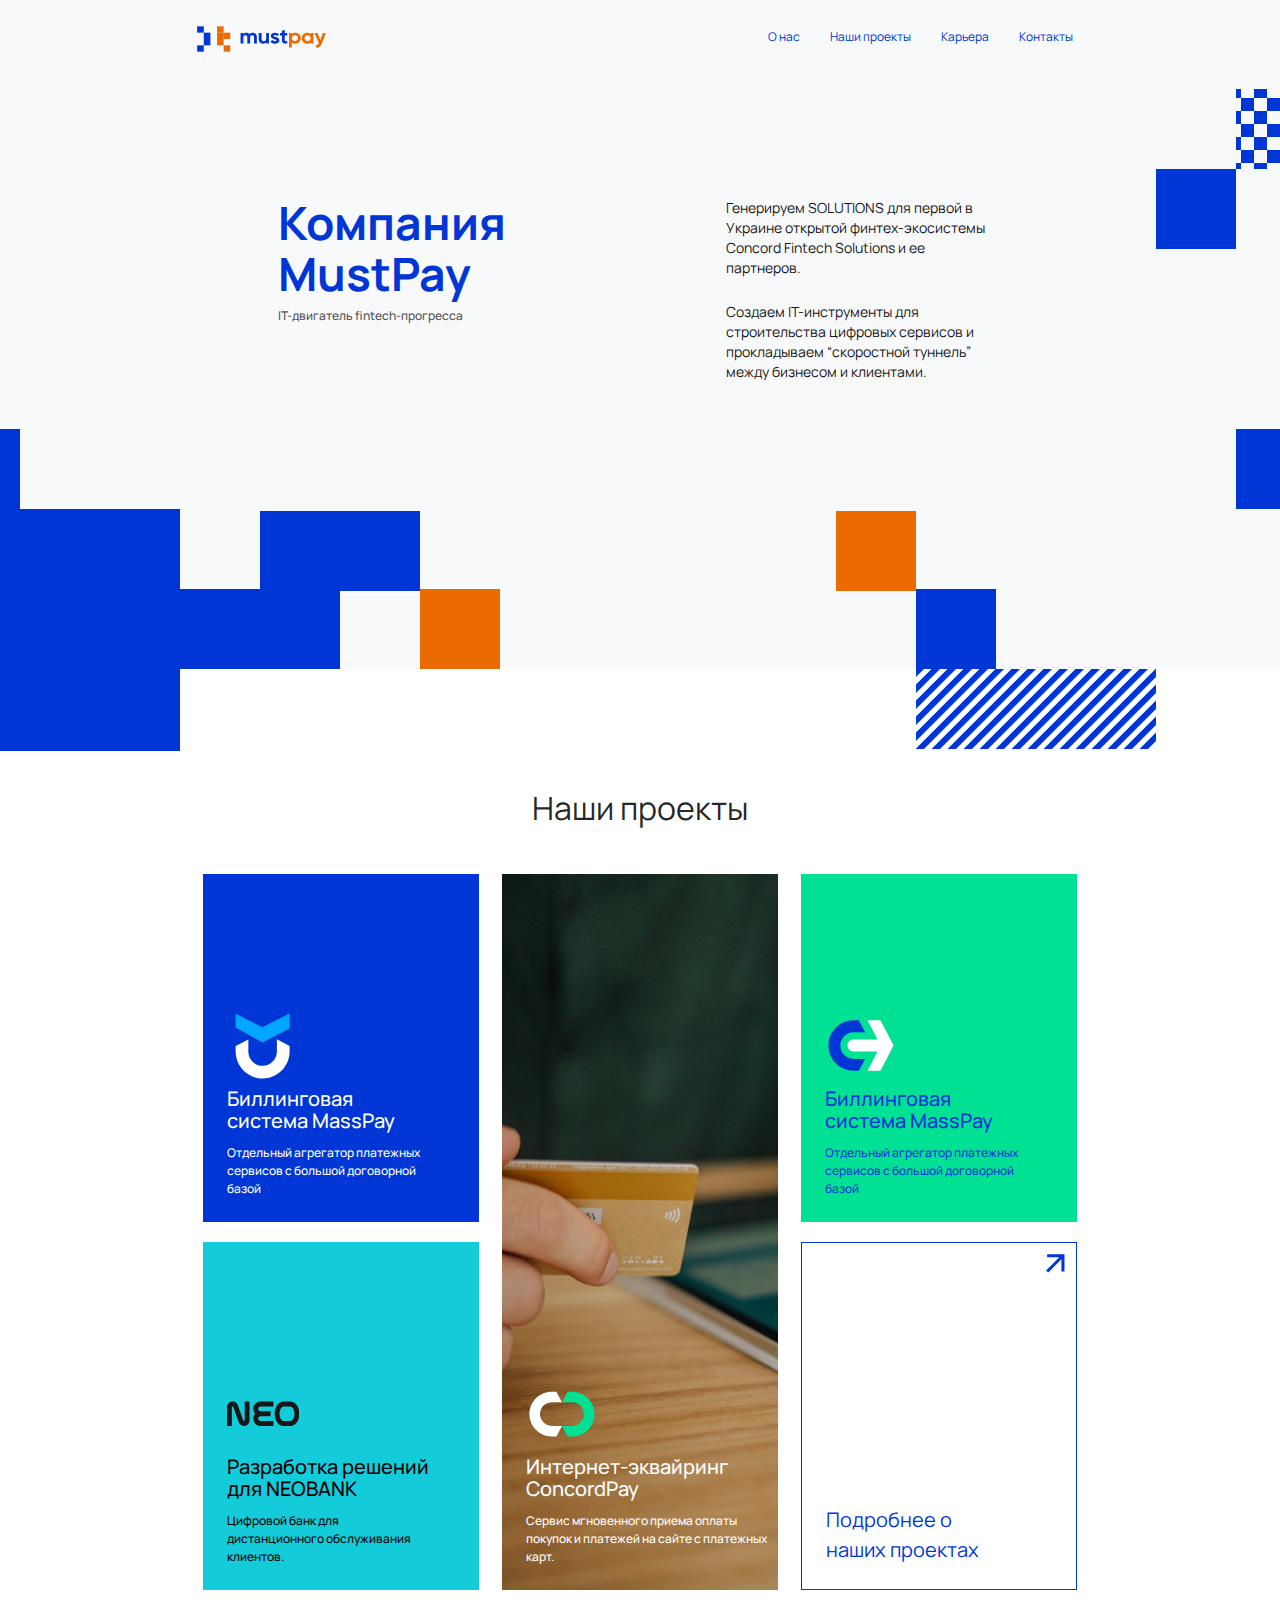
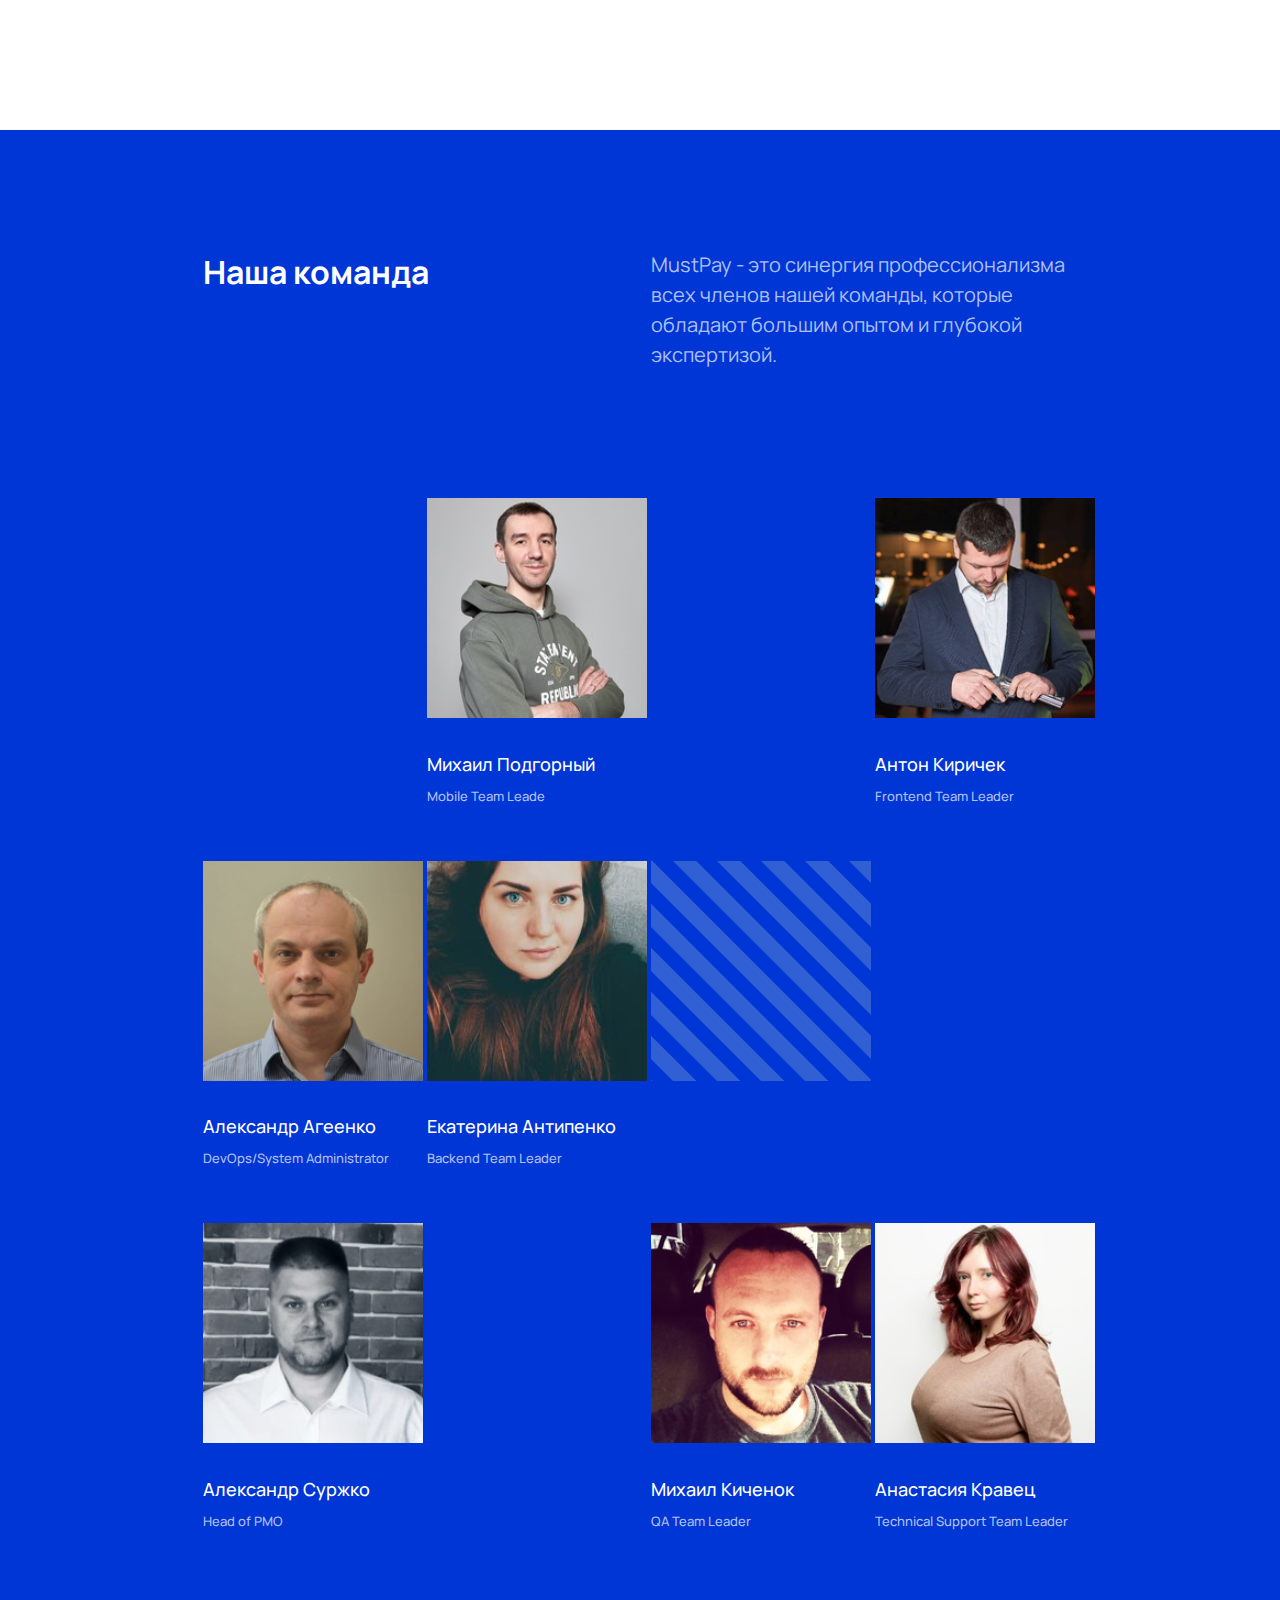
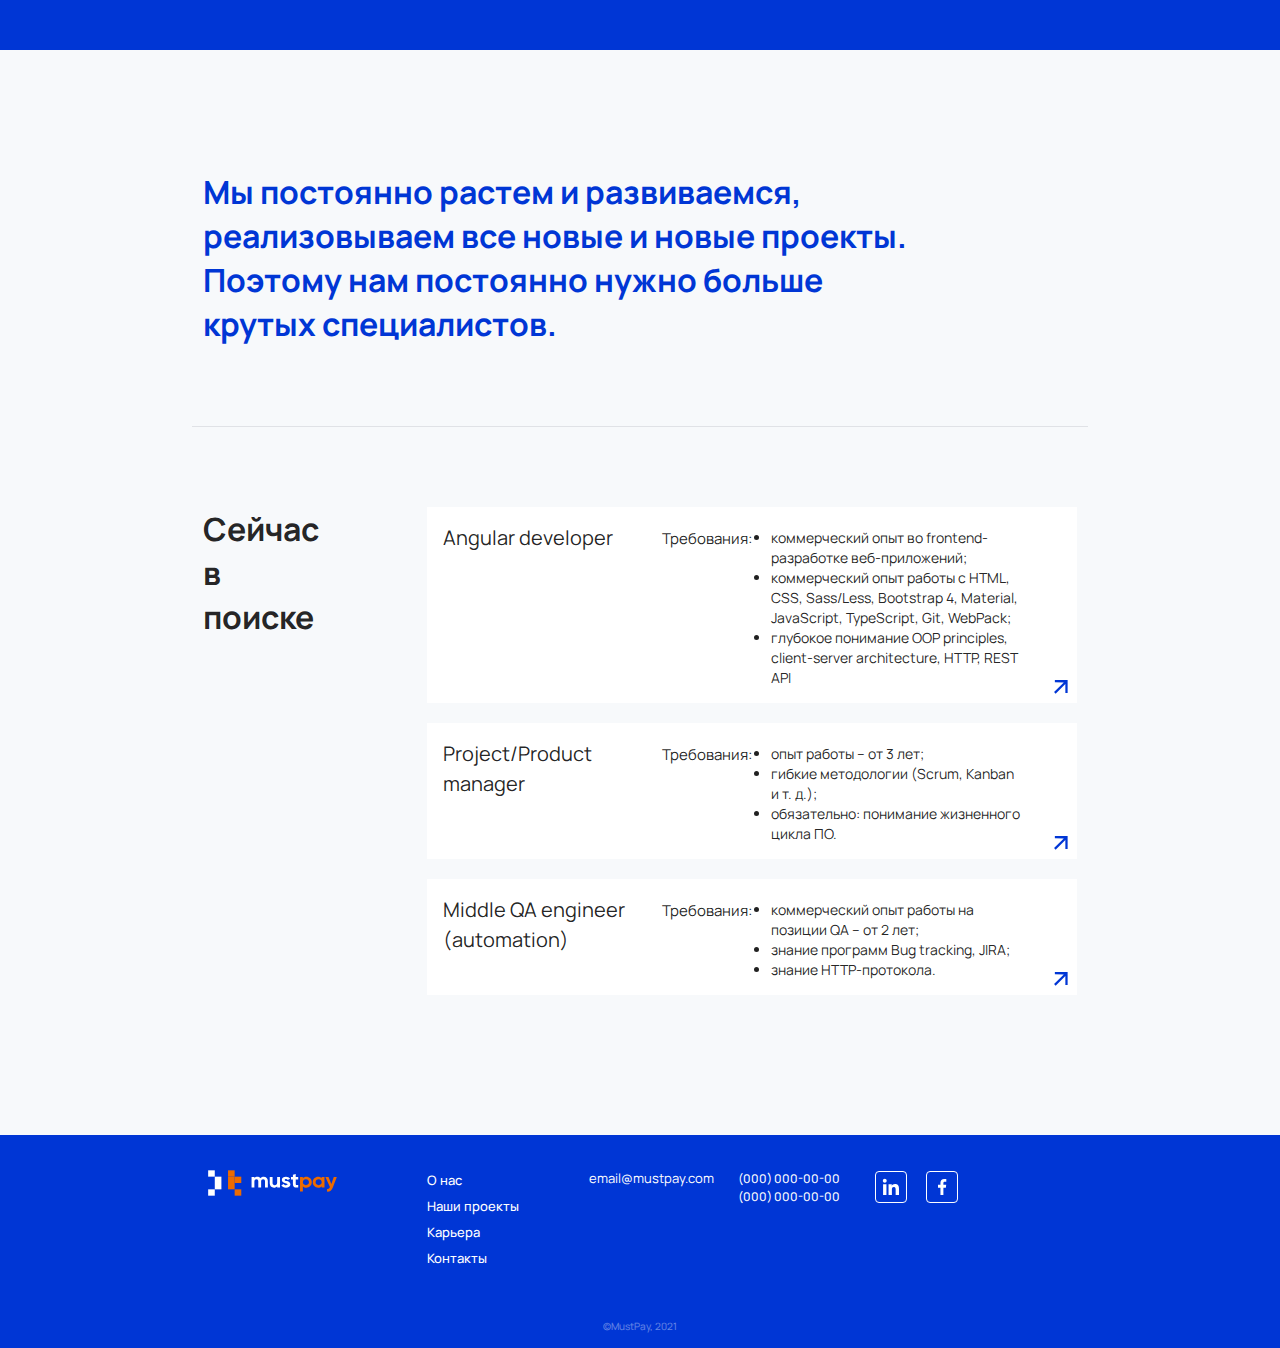
<file: index.html>
<!DOCTYPE html>
<html lang="en">

<head>
    <meta charset="UTF-8">
    <meta http-equiv="X-UA-Compatible" content="IE=edge">
    <meta name="viewport" content="width=device-width, initial-scale=1.0">
    <link href="https://fonts.googleapis.com/icon?family=Material+Icons" rel="stylesheet">
    <link rel="stylesheet" href="https://cdnjs.cloudflare.com/ajax/libs/materialize/1.0.0/css/materialize.min.css">
    <link rel="preconnect" href="https://fonts.googleapis.com">
    <link rel="preconnect" href="https://fonts.gstatic.com" crossorigin>
    <link href="https://fonts.googleapis.com/css2?family=Manrope:wght@200;300;400;500;600;700;800&display=swap" rel="stylesheet">
    <link rel="stylesheet" href="src/css/style.css">
    <title>MustPay</title>
</head>

<body>
    <header>
        <section>
            <div class="navbar">
                <nav>
                    <div class="container">
                        <div class="nav-wrapper">
                            <a href="index.html" class="left br and-logo must-logo"><img src="src/img/logo.svg" alt=""></a>
                            <a href="#" data-target="mobile-demo" class="right sidenav-trigger menu-burder"><i
                                    class="material-icons">menu</i></a>
                            <ul class="right hide-on-med-and-down nav-list">
                                <li><a href="#">О нас</a></li>
                                <li><a href="#">Наши проекты</a></li>
                                <li><a href="career.html">Карьера</a></li>
                                <li><a href="#">Контакты</a></li>
                            </ul>
                        </div>
                    </div>
                </nav>
            </div>
            <div class="wrapper">
                <div class="row">
                    <ul class="right sidenav mobile-menu" id="mobile-demo">
                        <div class="container">
                            <a href="#">
                                <li>
                                    <table>
                                        <thead>
                                            <tr>
                                                <th>О нас</th>
                                            </tr>
                                        </thead>
                                    </table>
                                </li>
                            </a>
                            <a href="#">
                                <li>
                                    <table>
                                        <thead>
                                            <tr>
                                                <th>Наши проекты</th>
                                            </tr>
                                    </table>
                                </li>
                            </a>
                            <a href="career.html">
                                <li>
                                    <table>
                                        <thead>
                                            <tr>
                                                <th>Карьера</th>
                                            </tr>
                                    </table>
                                </li>
                            </a>
                            <a href="#">
                                <li>
                                    <table>
                                        <thead>
                                            <tr>
                                                <th>Контакты</th>
                                            </tr>
                                    </table>
                                </li>
                            </a>
                        </div>
                        <div class="mobile-footer">
                            <div class="container">
                                <div class="mobile-social">
                                    <div class="col m3 s12">
                                        <ul>
                                            <li>(000) 000-00-00</li>
                                            <li>(000) 000-00-00</li>
                                        </ul>
                                    </div>
                                    <div class="col m3 s6 offset-m2">
                                        <p>email@mustpay.com</p>
                                    </div>

                                    <div class="col m3 s6 offset-m1">
                                        <div class="social-madia">
                                            <a href="#"><img src="src/img/linkedin.svg" alt=""></a>
                                            <a href="#"><img src="src/img/facebook.svg" alt=""></a>
                                        </div>
                                    </div>
                                </div>
                            </div>
                        </div>
                    </ul>
                </div>
            </div>
        </section>
        <section>
            <div class="main-banner">
                <div class="container">
                    <div class="row ">
                        <div class="col l6 m10 s12 offset-l1 offset-m1">
                            <div class="commpany-banner">
                                <h1>Компания MustPay</h1>
                                <p>IT-двигатель fintech-прогресса</p>
                            </div>
                        </div>
                        <div class="col l4 m7 offset-m1 commpany-text">
                            <div class="row">
                                <div class="col l12 m6 s12">
                                    <p>Генерируем SOLUTIONS для первой в Украине открытой финтех-экосистемы Concord Fintech Solutions и ее партнеров. </p>
                                </div>
                                <div class="col l12 m6 s12">
                                    <p>Создаем IT-инструменты для строительства цифровых сервисов и прокладываем “скоростной туннель” между бизнесом и клиентами. </p>
                                </div>
                            </div>

                        </div>
                    </div>
                </div>
            </div>
        </section>
    </header>
    <main>
        <section>
            <article class="our-projects">
                <h2>Наши проекты</h2>
            </article>
            <section>
                <article class="projects">
                    <div class="container">
                        <div class="row">
                            <div class="col l4 m6 s12">
                                <a href="#" class="masspay-project">
                                    <div class="row">
                                        <div class="col s10">
                                            <img src="src/img/logo-masspay.svg" alt="">
                                            <h4>Биллинговая система MassPay</h4>
                                            <p>Отдельный агрегатор платежных сервисов с большой договорной базой</p>
                                        </div>
                                    </div>
                                </a>
                                <a href="#" class="neo-project">
                                    <div class="row">
                                        <div class="col s10">
                                            <img src="src/img/logo-neo.svg" alt="">
                                            <h4>Разработка решений для NEOBANK</h4>
                                            <p>Цифровой банк для дистанционного обслуживания клиентов.</p>
                                        </div>
                                    </div>
                                </a>
                            </div>
                            <div class="col l4 m6 s12">
                                <a href="#" class="concordpay-project">
                                    <div>
                                        <img src="src/img/logo-cp-internet.svg" alt="">
                                        <h4>Интернет-эквайринг ConcordPay</h4>
                                        <p>Сервис мгновенного приема оплаты покупок и платежей на сайте с платежных карт.
                                        </p>
                                    </div>
                                </a>
                            </div>

                            <div class="col l4 m6 s12">
                                <a href="#" class="cp-fintech-project">
                                    <div class="row">
                                        <div class="col s10">
                                            <img src="src/img/logo-fintech-cp.svg" alt="">
                                            <h4>Биллинговая система MassPay</h4>
                                            <p>Отдельный агрегатор платежных сервисов с большой договорной базой</p>
                                        </div>
                                    </div>
                                </a>
                            </div>
                            <div class="col l4 m6 s12">
                                <div class="row">
                                    <div class="col s12">
                                        <a href="">
                                            <div class="more">
                                                <div class="link-more">
                                                    <h4>Подробнее о наших проектах</h4>
                                                </div>
                                                <div class='link-arrow'>
                                                    <img src="src/img/link-arrow.svg" alt="">
                                                </div>
                                            </div>
                                        </a>
                                    </div>
                                </div>

                            </div>
                        </div>
                    </div>

                </article>
            </section>
            <section>
                <article class="our-team">
                    <!-- team -->
                    <div class="container team-introduction">
                        <div class="row">
                            <div class="col s3 m5 s12">
                                <h3>Наша команда</h3>
                            </div>
                            <div class="col s12 m6 offset-m1">
                                <p>MustPay - это синергия профессионализма всех членов нашей команды, которые обладают большим опытом и глубокой экспертизой. </p>
                            </div>
                        </div>
                    </div>
                    <section>
                        <article class="our-staff">
                            <div class="container">
                                <div class="row">
                                    <div class="col l3 m4 s6 offset-m4 offset-l3">
                                        <div class="employee">
                                            <img src="src/img/mobile-team-lead.svg" alt="">
                                            <h4>Михаил Подгорный</h4>
                                            <p>Mobile Team Leade</p>
                                        </div>
                                    </div>
                                    <div class="col l3 m4 s6 offset-l3">
                                        <div class="employee">
                                            <img src="src/img/frontend-team-lead.svg" alt="">
                                            <h4>Антон Киричек</h4>
                                            <p>Frontend Team Leader</p>
                                        </div>
                                    </div>
                                </div>
                                <div class="row">
                                    <div class="col l3 m4 s6">
                                        <div class="employee">
                                            <img src="src/img/devOps-team-lead.svg" alt="">
                                            <h4>Александр Агеенко</h4>
                                            <p>DevOps/System Administrator</p>
                                        </div>
                                    </div>
                                    <div class="col l3 m4 s6">
                                        <div class="employee">
                                            <img src="src/img/backend-teamp-lead.svg" alt="">
                                            <h4>Екатерина Антипенко</h4>
                                            <p>Backend Team Leader</p>
                                        </div>
                                    </div>
                                    <div class="col l3 m2 s6">
                                        <div class="employee">
                                            <img src="src/img/rectangle.svg" alt="">
                                        </div>
                                    </div>
                                </div>
                                <div class="row ">
                                    <div class="col l3 m2 s6">
                                        <div class="employee">
                                            <img src="src/img/rectangle.svg" alt="">
                                        </div>
                                    </div>
                                    <div class="col l3 m4 s6">
                                        <div class="employee">
                                            <img src="src/img/head-of-pmo.svg" alt="">
                                            <h4>Александр Суржко</h4>
                                            <p>Head of PMO </p>
                                        </div>
                                    </div>
                                    <div class="col l3 m4 s6 offset-l3 offset-s0">
                                        <div class="employee">
                                            <img src="src/img/qa-team-lead.svg" alt="">
                                            <h4>Михаил Киченок</h4>
                                            <p>QA Team Leader</p>
                                        </div>
                                    </div>
                                    <div class="col l3 m4 s6">
                                        <div class="employee">
                                            <img src="src/img/technical-support-team-lead.svg" alt="">
                                            <h4>Анастасия Кравец</h4>
                                            <p>Technical Support Team Leader</p>
                                        </div>
                                    </div>
                                </div>
                            </div>
                        </article>
                    </section>
                </article>
            </section>
            <section>
                <article class="we-looking-for">
                    <div class="container">
                        <div class="about">
                            <div class="row">
                                <div class="col l10 m12 s12">
                                    <h2>Мы постоянно растем и развиваемся, реализовываем все новые и новые проекты. Поэтому нам постоянно нужно больше крутых специалистов.</h2>
                                </div>
                            </div>
                        </div>
                        <div class="row">
                            <div class="col s3 l2 m12 search-now">
                                <h4>Сейчас в поиске</h4>
                            </div>
                            <div class="col l9 m12 s12 offset-l1 job-cards">
                                <div class="job-offer">
                                    <div class="container">
                                        <div class="row">
                                            <div class="col l4 m12 s10 offset-s1">
                                                <h4>Angular developer</h4>
                                            </div>
                                            <div class="col l1 m2 s10 offset-s1">
                                                <p>Требования:</p>
                                            </div>
                                            <div class="col l5 m8 s10 offset-l1 offset-m1 offset-s1">
                                                <ul class="about-job">
                                                    <li>коммерческий опыт во frontend-разработке веб-приложений;</li>
                                                    <li>коммерческий опыт работы с HTML, CSS, Sass/Less, Bootstrap 4, Material, JavaScript, TypeScript, Git, WebPack;</li>
                                                    <li>глубокое понимание OOP principles, client-server architecture, HTTP, REST API</li>
                                                </ul>
                                            </div>
                                            <a href="" class="job-link "></a>
                                        </div>
                                    </div>
                                </div>
                                <div class="job-offer">
                                    <div class="row">
                                        <div class="col l4 m12 s10 offset-s1">
                                            <h4>Project/Product manager</h4>
                                        </div>
                                        <div class="col l1 m3 s10 offset-s1">
                                            <p>Требования:</p>
                                        </div>
                                        <div class="col l5 m8 s10  offset-l1 offset-s1">
                                            <ul class="about-job">
                                                <li>опыт работы – от 3 лет;</li>
                                                <li>гибкие методологии (Scrum, Kanban и т. д.);</li>
                                                <li>обязательно: понимание жизненного цикла ПО.</li>
                                            </ul>
                                        </div>
                                        <a href="" class="job-link "></a>
                                    </div>
                                </div>
                                <div class="job-offer">
                                    <div class="row">
                                        <div class="col l4 m12 s10 offset-s1">
                                            <h4>Middle QA engineer (automation)</h4>
                                        </div>
                                        <div class="col l1 m2 s10 offset-s1">
                                            <p>Требования:</p>
                                        </div>
                                        <div class="col l5 m8 s10 offset-l1 offset-m1 offset-s1">
                                            <ul class="about-job">
                                                <li>коммерческий опыт работы на позиции QA – от 2 лет;</li>
                                                <li>знание программ Bug tracking, JIRA;</li>
                                                <li>знание HTTP-протокола.</li>
                                            </ul>
                                        </div>
                                        <a href="" class="job-link "></a>
                                    </div>
                                </div>
                            </div>
                        </div>
                    </div>
                </article>
            </section>
        </section>
    </main>
    <footer>
        <div class="container">
            <div class="row">
                <div class="col l2 m2 s12">
                    <div class="footer-logo">
                        <a href="#!"><img src="src/img/footer-logo.svg" alt=""></a>
                    </div>
                </div>
                <div class="col l2 m2 s6 offset-l1 offset-m1">
                    <ul class="footer-nav">
                        <li><a href="#">О нас</a></li>
                        <li><a href="#">Наши проекты</a></li>
                        <li><a href="#">Карьера</a></li>
                        <li><a href="#">Контакты</a></li>
                    </ul>
                </div>
                <div class="col l4 m2 s6">
                    <div class="social">
                        <p>email@mustpay.com</p>
                        <ul>
                            <li>(000) 000-00-00</li>
                            <li>(000) 000-00-00</li>
                        </ul>
                    </div>
                </div>
                <div class="col l2 m3 s12 offset-m2">
                    <div class="social-madia">
                        <a href="#"><img src="src/img/linkedin.svg" alt=""></a>
                        <a href="#"><img src="src/img/facebook.svg" alt=""></a>
                    </div>
                </div>
            </div>
            <div class="footer-copyright">
                <p>©MustPay, 2021</p>
            </div>
        </div>
    </footer>



    <script src="https://ajax.googleapis.com/ajax/libs/jquery/3.6.0/jquery.min.js "></script>
    <script src="https://cdnjs.cloudflare.com/ajax/libs/materialize/1.0.0/js/materialize.min.js "></script>
    <script src="src/js/script.js"></script>
</body>

</html>
</file>
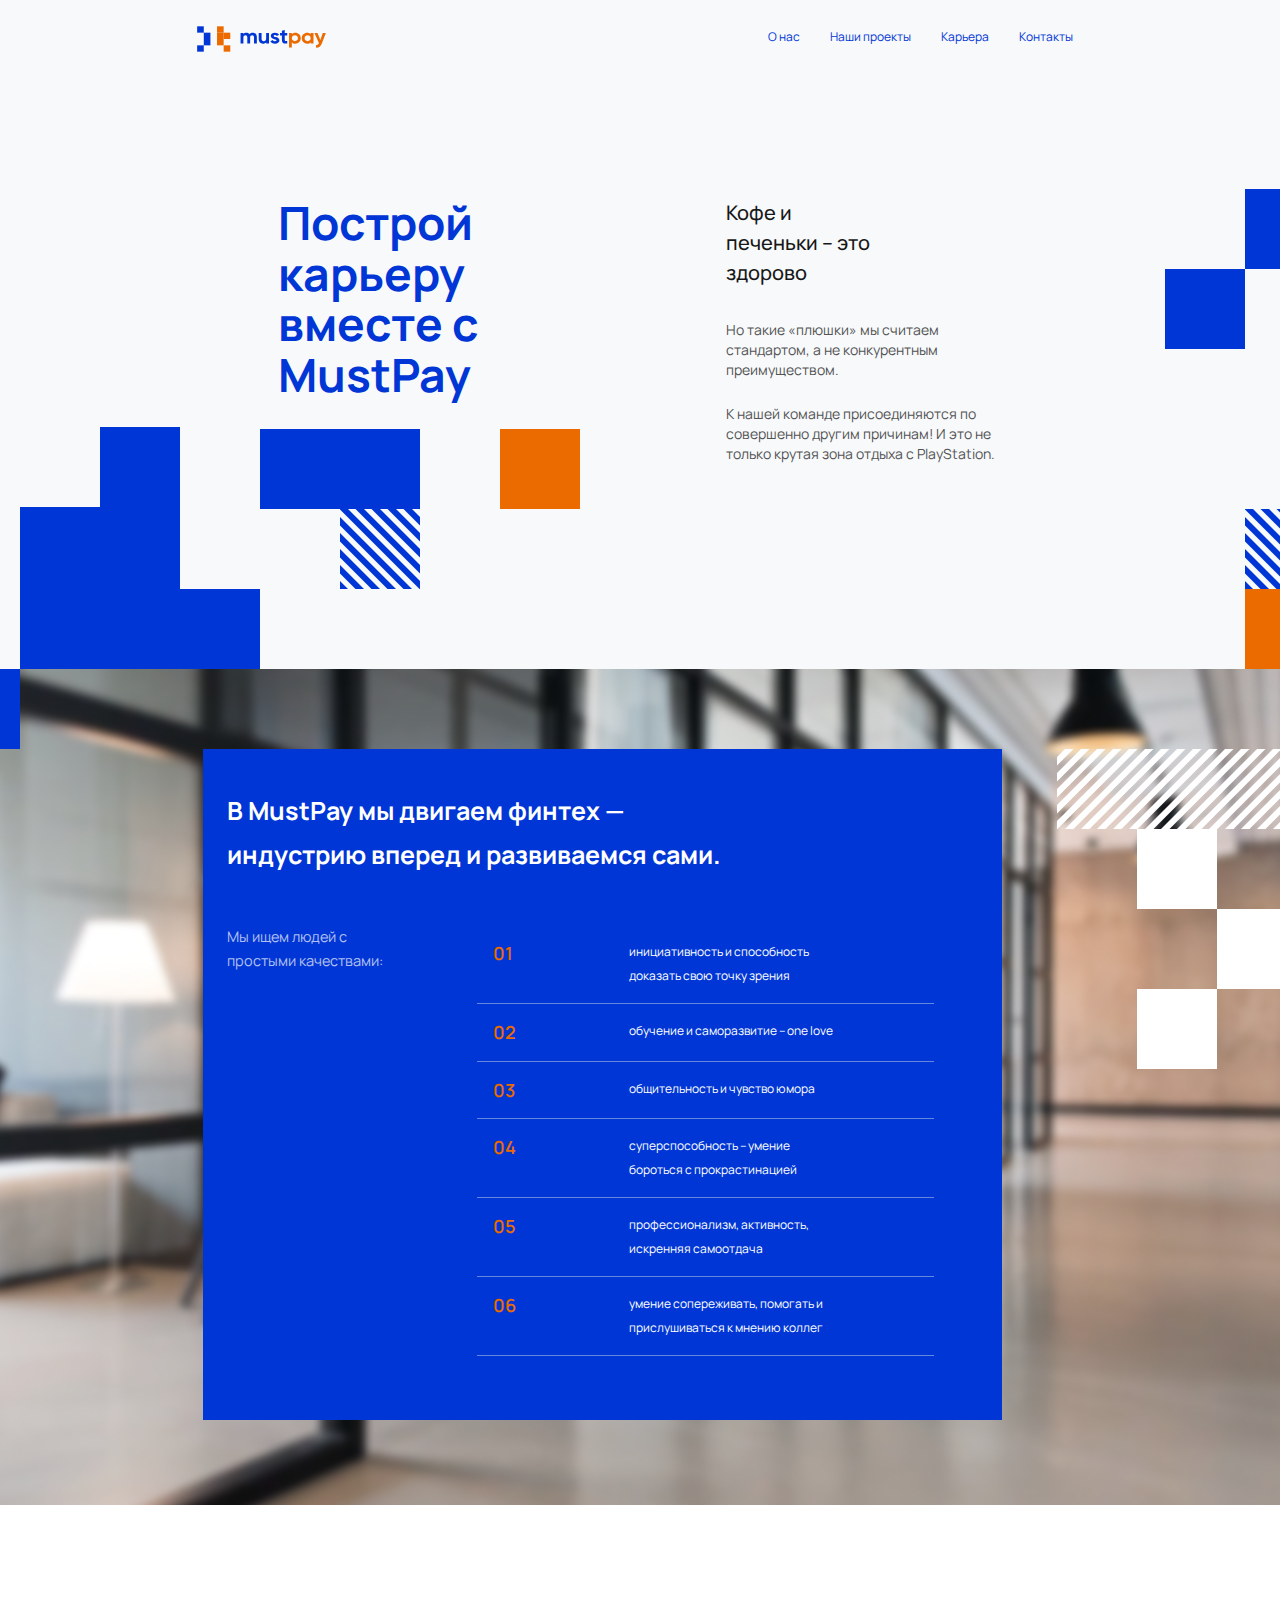
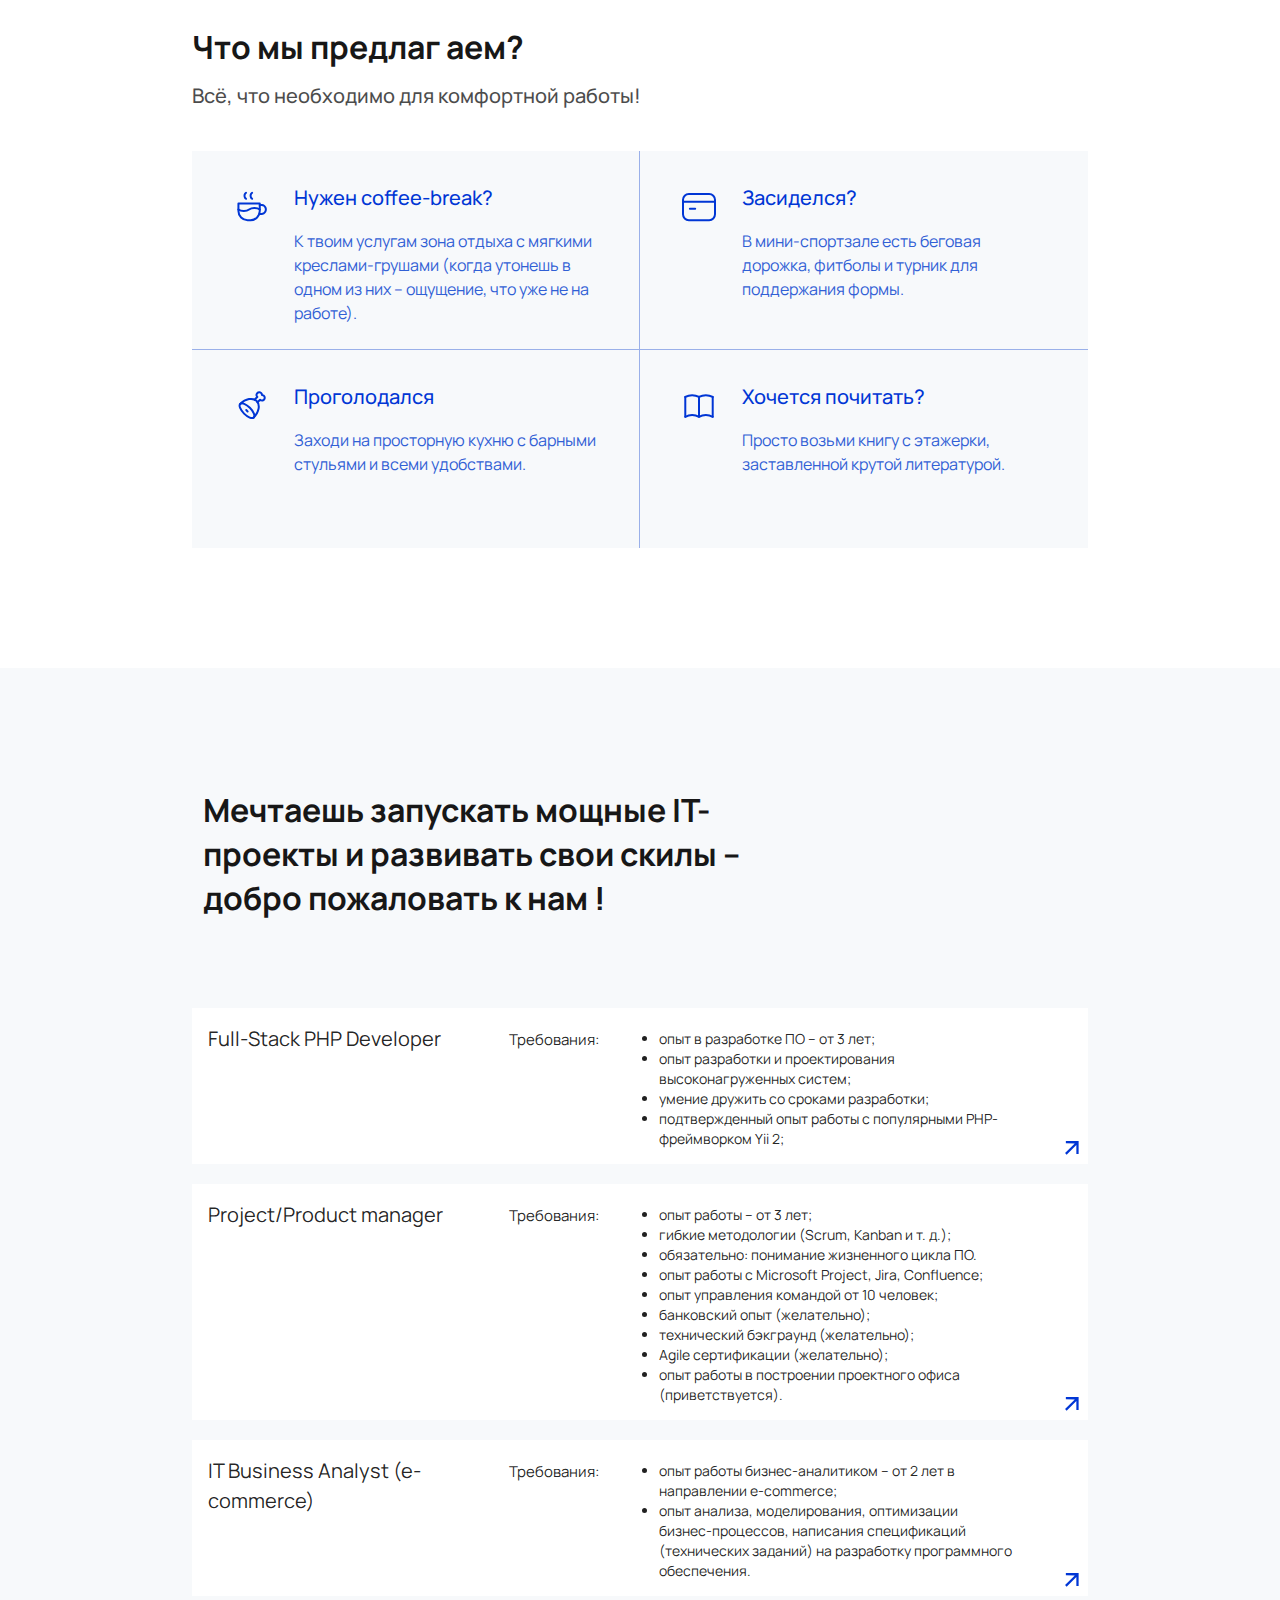
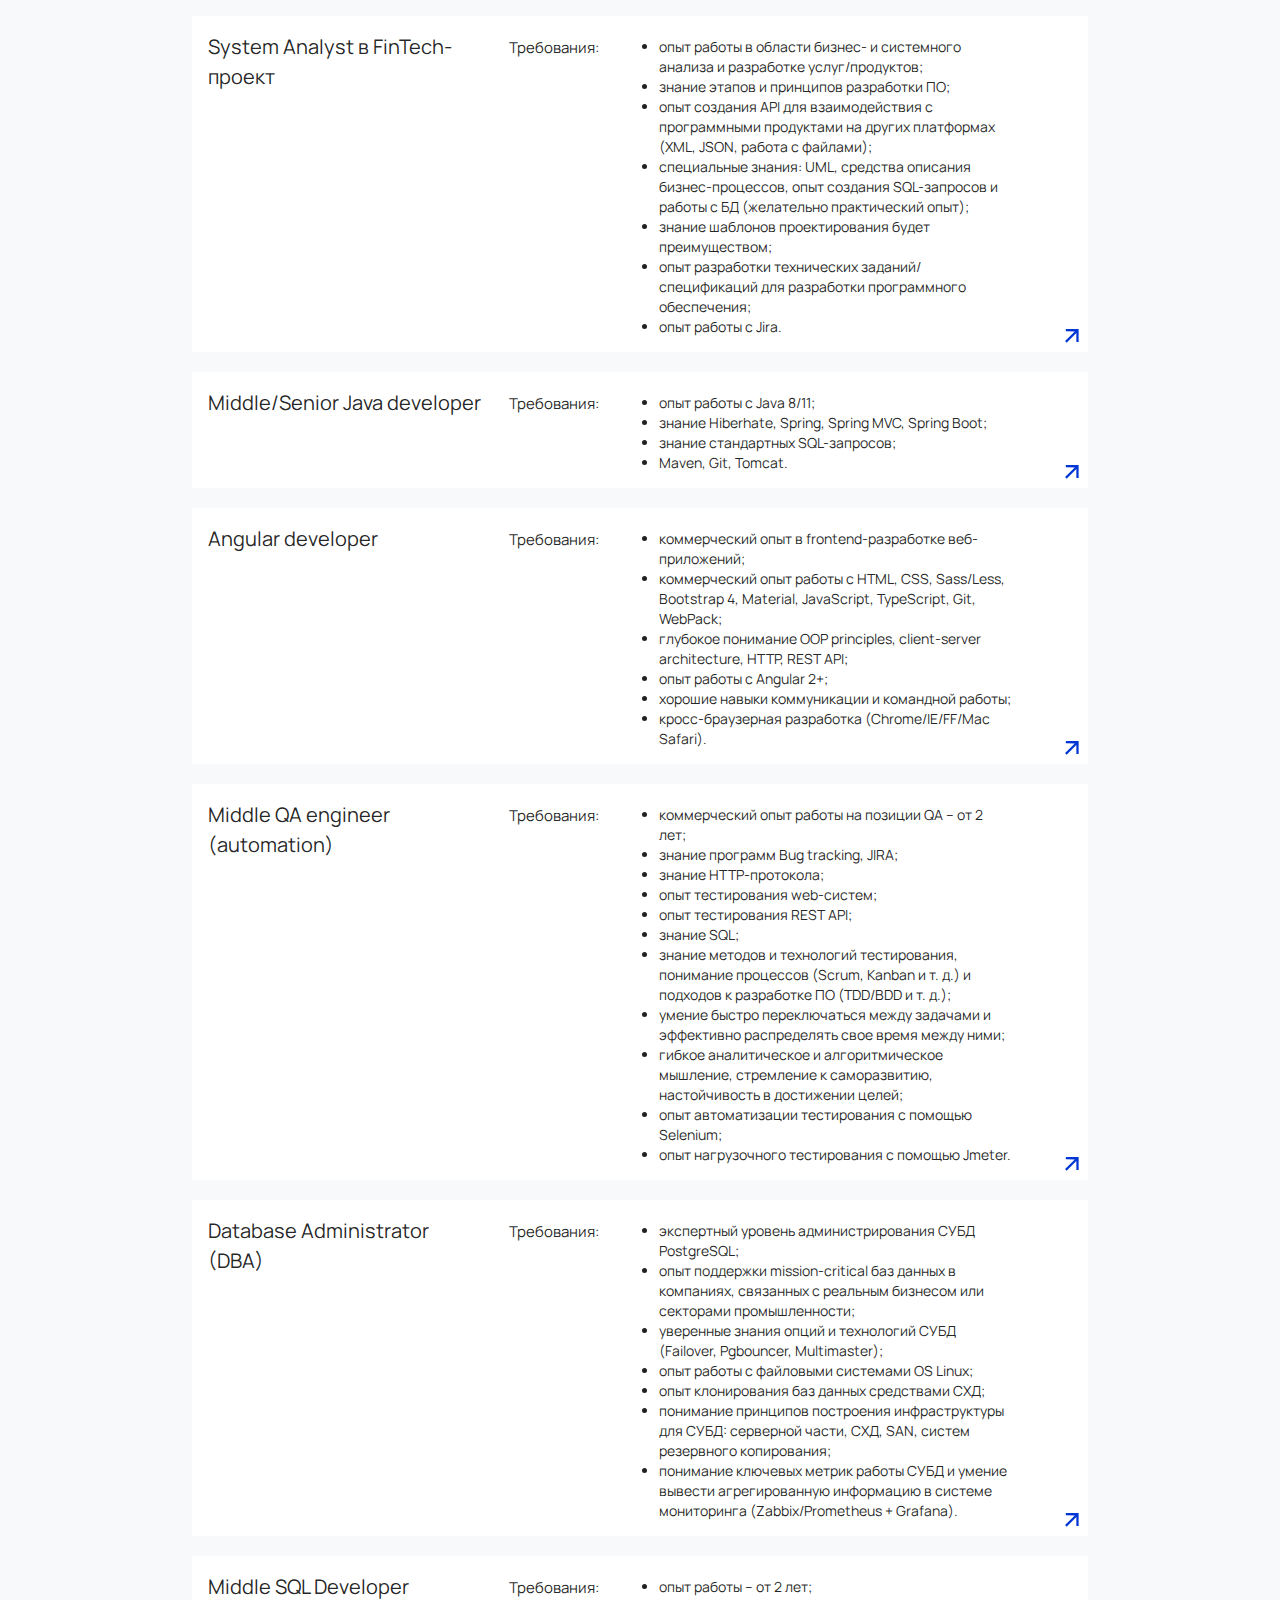
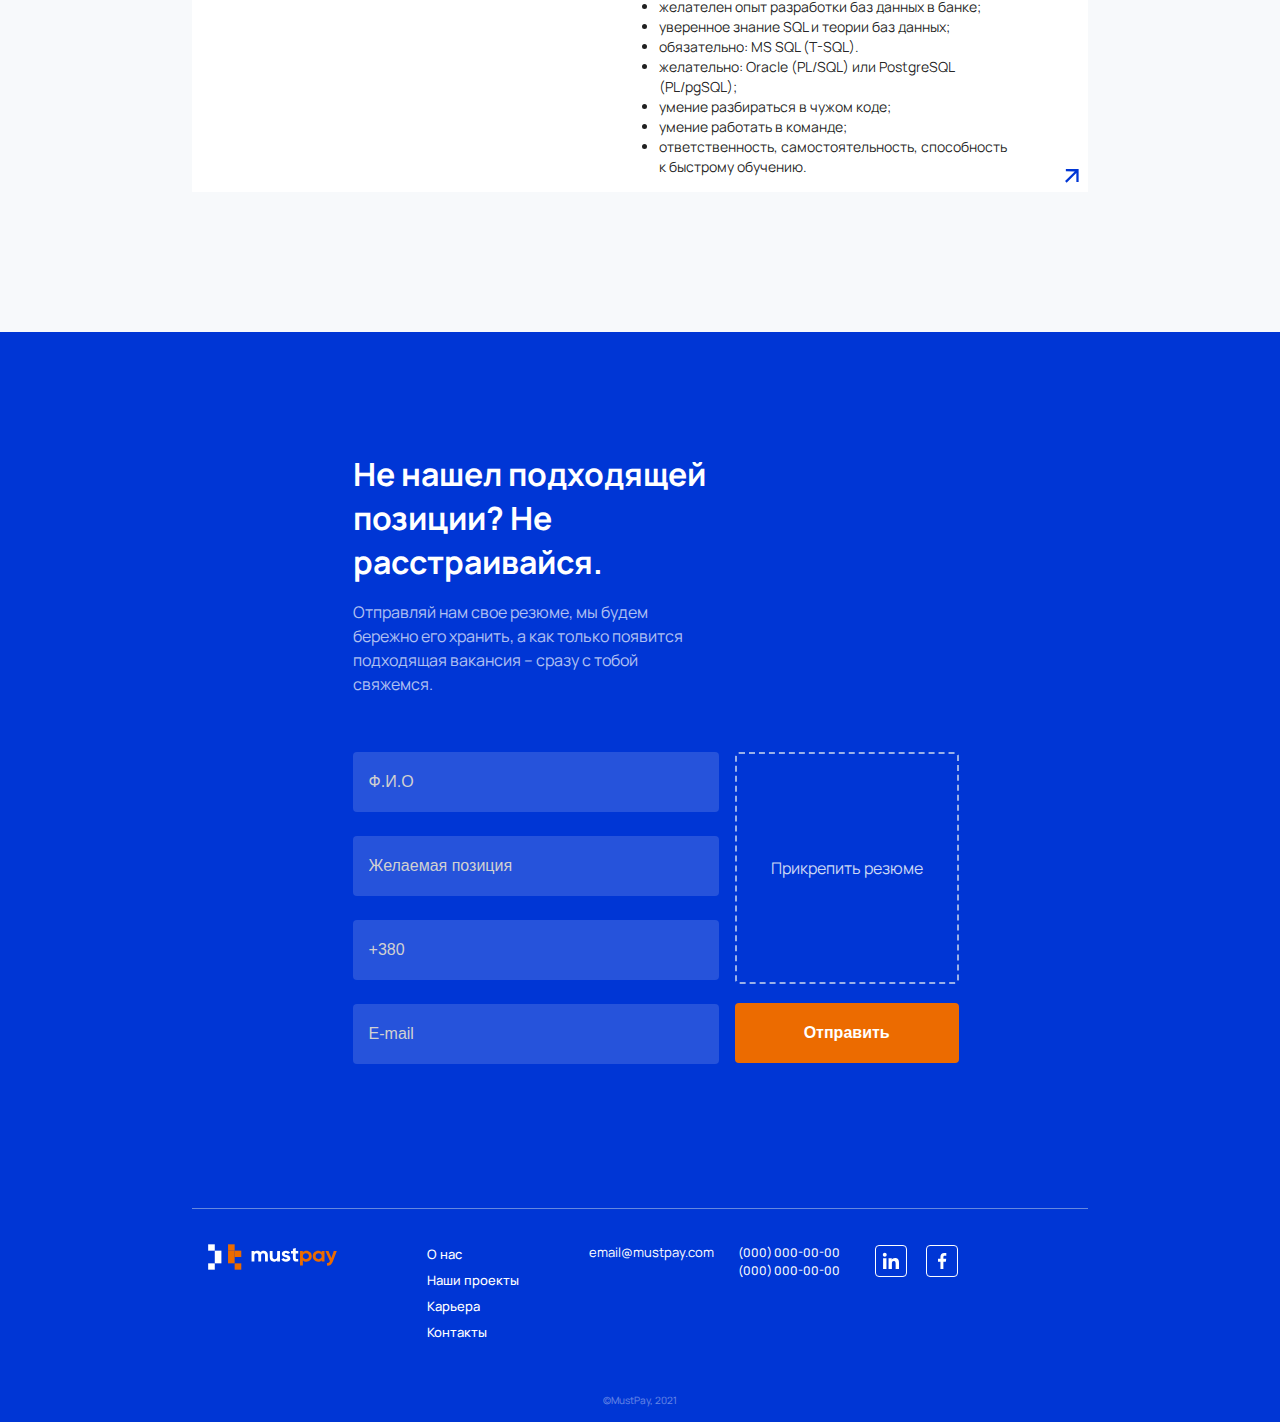
<file: career.html>
<!DOCTYPE html>
<html lang="en">

<head>
    <meta charset="UTF-8">
    <meta http-equiv="X-UA-Compatible" content="IE=edge">
    <meta name="viewport" content="width=device-width, initial-scale=1.0">
    <link href="https://fonts.googleapis.com/icon?family=Material+Icons" rel="stylesheet">
    <link rel="stylesheet" href="https://cdnjs.cloudflare.com/ajax/libs/materialize/1.0.0/css/materialize.min.css">
    <link rel="preconnect" href="https://fonts.googleapis.com">
    <link rel="preconnect" href="https://fonts.gstatic.com" crossorigin>
    <link href="https://fonts.googleapis.com/css2?family=Manrope:wght@200;300;400;500;600;700;800&display=swap" rel="stylesheet">
    <link rel="stylesheet" href="src/css/style.css">
    <title>MustPay</title>
</head>

<body>
    <header>
        <section>
            <div class="navbar">
                <nav>
                    <div class="container">
                        <div class="nav-wrapper">
                            <a href="index.html" class="left br and-logo must-logo"><img src="src/img/logo.svg" alt=""></a>
                            <a href="#" data-target="mobile-demo" class="right sidenav-trigger menu-burder"><i
                                    class="material-icons">menu</i></a>
                            <ul class="right hide-on-med-and-down nav-list">
                                <li><a href="#">О нас</a></li>
                                <li><a href="#">Наши проекты</a></li>
                                <li><a href="#">Карьера</a></li>
                                <li><a href="#">Контакты</a></li>
                            </ul>
                        </div>
                    </div>
                </nav>
            </div>
            <div class="wrapper">
                <div class="row">
                    <ul class="right sidenav mobile-menu" id="mobile-demo">
                        <div class="container">
                            <a href="#">
                                <li>
                                    <table>
                                        <thead>
                                            <tr>
                                                <th>О нас</th>
                                            </tr>
                                        </thead>
                                    </table>
                                </li>
                            </a>
                            <a href="#">
                                <li>
                                    <table>
                                        <thead>
                                            <tr>
                                                <th>Наши проекты</th>
                                            </tr>
                                    </table>
                                </li>
                            </a>
                            <a href="#">
                                <li>
                                    <table>
                                        <thead>
                                            <tr>
                                                <th>Карьера</th>
                                            </tr>
                                    </table>
                                </li>
                            </a>
                            <a href="#">
                                <li>
                                    <table>
                                        <thead>
                                            <tr>
                                                <th>Контакты</th>
                                            </tr>
                                    </table>
                                </li>
                            </a>
                        </div>
                        <div class="mobile-footer">
                            <div class="container">
                                <div class="mobile-social">
                                    <div class="col m3 s12">
                                        <ul>
                                            <li>(000) 000-00-00</li>
                                            <li>(000) 000-00-00</li>
                                        </ul>
                                    </div>
                                    <div class="col m3 s6 offset-m2">
                                        <p>email@mustpay.com</p>
                                    </div>

                                    <div class="col m3 s6 offset-m1">
                                        <div class="social-madia">
                                            <a href="#"><img src="src/img/linkedin.svg" alt=""></a>
                                            <a href="#"><img src="src/img/facebook.svg" alt=""></a>
                                        </div>
                                    </div>
                                </div>
                            </div>
                        </div>
                    </ul>
                </div>
            </div>
        </section>
        <section>
            <div class="career-banner">
                <div class="container">
                    <div class="row ">
                        <div class="col xl5 l7 m10 s12 offset-xl1 offset-m1">
                            <div class="commpany-banner">
                                <h1>Построй карьеру вместе с MustPay</h1>
                            </div>
                        </div>
                        <div class="col xl4 l5 m7 offset-xl1 offset-m1 commpany-text build-with-us">
                            <div class="row">
                                <div class="col l7">
                                    <h3>Кофе и печеньки – это здорово</h3>
                                </div>
                                <div class="col l12 m6 s12">
                                    <p>Но такие «плюшки» мы считаем стандартом, а не конкурентным преимуществом. </p>
                                </div>
                                <div class="col l12 m6 s12">
                                    <p>К нашей команде присоединяются по совершенно другим причинам! И это не только крутая зона отдыха с PlayStation. </p>
                                </div>
                            </div>

                        </div>
                    </div>
                </div>
            </div>
        </section>
    </header>
    <main>
        <section>
            <article class="move-fintech">
                <div class="container">
                    <div class="row">
                        <div class="col xl11 l12 m12">
                            <div class="must-pay-table">
                                <div class="row">
                                    <div class="col m8">
                                        <h2>В MustPay мы двигаем финтех — индустрию вперед и развиваемся сами.</h2>
                                    </div>
                                </div>
                                <div class="row">
                                    <div class="we-search">
                                        <div class="col m3 s7">
                                            <p>Мы ищем людей с простыми качествами:</p>
                                        </div>
                                        <div class="col m7 offset-m1 employee-ability">
                                            <table>
                                                <thead>
                                                    <tr>
                                                        <th>
                                                            <div class="col m1">
                                                                <span>01</span>
                                                            </div>
                                                            <div class="col m7 s7 offset-m2 offset-s2">
                                                                <p>инициативность и способность доказать свою точку зрения</p>
                                                            </div>
                                                        </th>
                                                    </tr>
                                                </thead>
                                            </table>
                                            <table>
                                                <thead>
                                                    <tr>
                                                        <th>
                                                            <div class="col m1">
                                                                <span>02</span>
                                                            </div>
                                                            <div class="col m7 s7 offset-m2 offset-s2">
                                                                <p>обучение и саморазвитие – one love</p>
                                                            </div>
                                                        </th>
                                                    </tr>
                                                </thead>
                                            </table>
                                            <table>
                                                <thead>
                                                    <tr>
                                                        <th>
                                                            <div class="col m1">
                                                                <span>03</span>
                                                            </div>
                                                            <div class="col m7 s7 offset-m2 offset-s2">
                                                                <p>общительность и чувство юмора</p>
                                                            </div>
                                                        </th>
                                                    </tr>
                                                </thead>
                                            </table>
                                            <table>
                                                <thead>
                                                    <tr>
                                                        <th>
                                                            <div class="col m1">
                                                                <span>04</span>
                                                            </div>
                                                            <div class="col m7 s7 offset-m2 offset-s2">
                                                                <p>суперспособность – умение бороться с прокрастинацией</p>
                                                            </div>
                                                        </th>
                                                    </tr>
                                                </thead>
                                            </table>
                                            <table>
                                                <thead>
                                                    <tr>
                                                        <th>
                                                            <div class="col m1">
                                                                <span>05</span>
                                                            </div>
                                                            <div class="col m7 s7 offset-m2 offset-s2">
                                                                <p>профессионализм, активность, искренняя самоотдача</p>
                                                            </div>
                                                        </th>
                                                    </tr>
                                                </thead>
                                            </table>
                                            <table>
                                                <thead>
                                                    <tr>
                                                        <th>
                                                            <div class="col m1">
                                                                <span>06</span>
                                                            </div>
                                                            <div class="col m7 s7 offset-m2 offset-s2">
                                                                <p>умение сопереживать, помогать и прислушиваться к мнению коллег</p>
                                                            </div>
                                                        </th>
                                                    </tr>
                                                </thead>
                                            </table>
                                        </div>
                                    </div>
                                </div>
                            </div>
                        </div>
                    </div>
                </div>
            </article>
        </section>
        <section>
            <article class="advise-card">
                <div class="container">
                    <div class="advise-text">
                        <h3>Что мы предлаг аем?</h3>
                        <p>Всё, что необходимо для комфортной работы! </p>
                    </div>
                    <div class="cards">
                        <div class="row">
                            <div class="col m6 what-advise">
                                <div class="col s1 recive-icon">
                                    <img src="src/img/coffee.svg" alt="">
                                    <img src="src/img/coffee-hover.svg" alt="">
                                </div>
                                <div class="col s10 offset-s1">
                                    <h4>Нужен coffee-break? </h4>
                                    <p>К твоим услугам зона отдыха с мягкими креслами-грушами (когда утонешь в одном из них – ощущение, что уже не на работе). </p>
                                </div>
                            </div>
                            <div class="col m6 what-advise">
                                <div class="col s1 recive-icon">
                                    <img src="src/img/card.svg" alt="">
                                    <img src="src/img/card-hover.svg" alt="">
                                </div>
                                <div class="col s8 offset-s1">
                                    <h4>Засиделся?</h4>
                                    <p>В мини-спортзале есть беговая дорожка, фитболы и турник для поддержания формы.</p>
                                </div>
                            </div>
                        </div>
                        <div class="row">
                            <div class="col m6 what-advise">
                                <div class="col s1 recive-icon">
                                    <img src="src/img/meet.svg" alt="">
                                    <img src="src/img/meet-hover.svg" alt="">
                                </div>
                                <div class="col s10 offset-s1">
                                    <h4>Проголодался</h4>
                                    <p>Заходи на просторную кухню с барными стульями и всеми удобствами.</p>
                                </div>
                            </div>
                            <div class="col m6 what-advise">
                                <div class="col s1 recive-icon">
                                    <img src="src/img/book.svg" alt="">
                                    <img src="src/img/book-hover.svg   " alt="">
                                </div>
                                <div class="col s9 offset-s1">
                                    <h4>Хочется почитать?</h4>
                                    <p>Просто возьми книгу с этажерки, заставленной крутой литературой. </p>
                                </div>
                            </div>
                        </div>
                    </div>
                </div>
            </article>
        </section>
        <section>
            <article class="we-looking-for ">
                <div class="container">
                    <div class="about-welcome">
                        <div class="row">
                            <div class="col l8 m10 s12">
                                <h2>Мечтаешь запускать мощные IT-проекты и развивать свои скилы – добро пожаловать к нам !</h2>
                            </div>
                        </div>
                    </div>
                    <div class="col l12 m12 s12 offset-l1 job-cards career-cards">
                        <div class="job-offer">
                            <div class="row">
                                <div class="col l4 m4 s10 offset-s1">
                                    <h4>Full-Stack PHP Developer</h4>
                                </div>
                                <div class="col l1 m1  s10 offset-s1">
                                    <p>Требования:</p>
                                </div>
                                <div class="col l5 m5 s10 offset-l1 offset-m1 offset-s1">
                                    <ul class="about-job">
                                        <li>опыт в разработке ПО – от 3 лет;</li>
                                        <li>опыт разработки и проектирования высоконагруженных систем;</li>
                                        <li>умение дружить со сроками разработки;</li>
                                        <li>подтвержденный опыт работы с популярными PHP-фреймворком Yii 2;</li>
                                    </ul>
                                </div>
                                <a href="/pages/full-stack-php.html" class="job-link "></a>
                            </div>
                        </div>
                        <div class="job-offer">
                            <div class="row">
                                <div class="col l4 m4 s10 offset-s1">
                                    <h4>Project/Product manager</h4>
                                </div>
                                <div class="col l1 m1 s10 offset-s1">
                                    <p>Требования:</p>
                                </div>
                                <div class="col l5 m5 s10  offset-l1 offset-m1 offset-s1">
                                    <ul class="about-job">
                                        <li>опыт работы – от 3 лет;</li>
                                        <li>гибкие методологии (Scrum, Kanban и т. д.);</li>
                                        <li>обязательно: понимание жизненного цикла ПО.</li>
                                        <li>опыт работы с Microsoft Project, Jira, Confluence;</li>
                                        <li>опыт управления командой от 10 человек;</li>
                                        <li>банковский опыт (желательно);</li>
                                        <li>технический бэкграунд (желательно);</li>
                                        <li>Agile сертификации (желательно);</li>
                                        <li>опыт работы в построении проектного офиса (приветствуется).</li>
                                    </ul>
                                </div>
                                <a href="" class="job-link "></a>
                            </div>
                        </div>
                        <div class="job-offer">
                            <div class="row">
                                <div class="col l4 m4 s10 offset-s1">
                                    <h4>IT Business Analyst (e-commerce)</h4>
                                </div>
                                <div class="col l1 m1 s10 offset-s1">
                                    <p>Требования:</p>
                                </div>
                                <div class="col l5 m5 s10 offset-l1 offset-m1 offset-s1">
                                    <ul class="about-job">
                                        <li>опыт работы бизнес-аналитиком – от 2 лет в направлении e-commerce;</li>
                                        <li>опыт анализа, моделирования, оптимизации бизнес-процессов, написания спецификаций (технических заданий) на разработку программного обеспечения.</li>
                                    </ul>
                                </div>
                                <a href="" class="job-link "></a>
                            </div>
                        </div>
                        <div class="job-offer">

                            <div class="row">
                                <div class="col l4 m4 s10 offset-s1">
                                    <h4>System Analyst в FinTech-проект</h4>
                                </div>
                                <div class="col l1 m1 s10 offset-s1">
                                    <p>Требования:</p>
                                </div>
                                <div class="col l5 m5 s10 offset-l1 offset-m1 offset-s1">
                                    <ul class="about-job">
                                        <li>опыт работы в области бизнес- и системного анализа и разработке услуг/продуктов;</li>
                                        <li>знание этапов и принципов разработки ПО;</li>
                                        <li>опыт создания API для взаимодействия с программными продуктами на других платформах (XML, JSON, работа с файлами);</li>
                                        <li>специальные знания: UML, средства описания бизнес-процессов, опыт создания SQL-запросов и работы с БД (желательно практический опыт);</li>
                                        <li>знание шаблонов проектирования будет преимуществом;</li>
                                        <li>опыт разработки технических заданий/спецификаций для разработки программного обеспечения;</li>
                                        <li>опыт работы с Jira.</li>
                                </div>
                                <a href="" class="job-link "></a>
                            </div>

                        </div>
                        <div class="job-offer">
                            <div class="row">
                                <div class="col l4 m4 s10 offset-s1">
                                    <h4>Middle/Senior Java developer</h4>
                                </div>
                                <div class="col l1 m1 s10 offset-s1">
                                    <p>Требования:</p>
                                </div>
                                <div class="col l5 m5 s10  offset-l1 offset-m1 offset-s1">
                                    <ul class="about-job">
                                        <li>опыт работы с Java 8/11;</li>
                                        <li>знание Hiberhate, Spring, Spring MVC, Spring Boot;</li>
                                        <li>знание стандартных SQL-запросов;</li>
                                        <li>Maven, Git, Tomcat.</li>
                                    </ul>
                                </div>
                                <a href="" class="job-link "></a>
                            </div>
                        </div>
                        <div class="job-offer">
                            <div class="row">
                                <div class="col l4 m4 s10 offset-s1">
                                    <h4>Angular developer</h4>
                                </div>
                                <div class="col l1 m1 s10 offset-s1">
                                    <p>Требования:</p>
                                </div>
                                <div class="col l5 m5 s10 offset-l1 offset-m1 offset-s1">
                                    <ul class="about-job">
                                        <li>коммерческий опыт в frontend-разработке веб-приложений;</li>
                                        <li>коммерческий опыт работы с HTML, CSS, Sass/Less, Bootstrap 4, Material, JavaScript, TypeScript, Git, WebPack;</li>
                                        <li>глубокое понимание OOP principles, client-server architecture, HTTP, REST API;</li>
                                        <li>опыт работы с Angular 2+;</li>
                                        <li>хорошие навыки коммуникации и командной работы;</li>
                                        <li>кросс-браузерная разработка (Chrome/IE/FF/Mac Safari).</li>
                                    </ul>
                                </div>
                                <a href="" class="job-link "></a>
                            </div>
                        </div>
                        <div class="job-offer">
                            <div class="row">
                                <div class="col l4 m4 s10 offset-s1">
                                    <h4>Middle QA engineer (automation)</h4>
                                </div>
                                <div class="col l1 m1 s10 offset-s1">
                                    <p>Требования:</p>
                                </div>
                                <div class="col l5 m5 s10 offset-l1 offset-m1 offset-s1">
                                    <ul class="about-job">
                                        <li>коммерческий опыт работы на позиции QA – от 2 лет;</li>
                                        <li>знание программ Bug tracking, JIRA;</li>
                                        <li>знание HTTP-протокола;</li>
                                        <li>опыт тестирования web-систем;</li>
                                        <li>опыт тестирования REST API;</li>
                                        <li>знание SQL;</li>
                                        <li>знание методов и технологий тестирования, понимание процессов (Scrum, Kanban и т. д.) и подходов к разработке ПО (TDD/BDD и т. д.);</li>
                                        <li>умение быстро переключаться между задачами и эффективно распределять свое время между ними;</li>
                                        <li>гибкое аналитическое и алгоритмическое мышление, стремление к саморазвитию, настойчивость в достижении целей;</li>
                                        <li>опыт автоматизации тестирования с помощью Selenium;</li>
                                        <li>опыт нагрузочного тестирования с помощью Jmeter.</li>
                                    </ul>
                                </div>
                                <a href="" class="job-link "></a>
                            </div>
                        </div>
                        <div class="job-offer">
                            <div class="row">
                                <div class="col l4 m4 s10 offset-s1">
                                    <h4>Database Administrator (DBA)</h4>
                                </div>
                                <div class="col l1 m1 s10 offset-s1">
                                    <p>Требования:</p>
                                </div>
                                <div class="col l5 m5 s10 offset-l1 offset-m1 offset-s1">
                                    <ul class="about-job">
                                        <li>экспертный уровень администрирования СУБД PostgreSQL;</li>
                                        <li>опыт поддержки mission-critical баз данных в компаниях, связанных с реальным бизнесом или секторами промышленности;</li>
                                        <li>уверенные знания опций и технологий СУБД (Failover, Pgbouncer, Multimaster);</li>
                                        <li>опыт работы с файловыми системами OS Linux;</li>
                                        <li>опыт клонирования баз данных средствами СХД;</li>
                                        <li>понимание принципов построения инфраструктуры для СУБД: серверной части, СХД, SAN, систем резервного копирования;</li>
                                        <li>понимание ключевых метрик работы СУБД и умение вывести агрегированную информацию в системе мониторинга (Zabbix/Prometheus + Grafana).</li>
                                    </ul>
                                </div>
                                <a href="" class="job-link "></a>
                            </div>
                        </div>
                        <div class="job-offer">
                            <div class="row">
                                <div class="col l4 m4 s10 offset-s1">
                                    <h4>Middle SQL Developer</h4>
                                </div>
                                <div class="col l1 m1 s10 offset-s1">
                                    <p>Требования:</p>
                                </div>
                                <div class="col l5 m5 s10 offset-l1 offset-m1 offset-s1">
                                    <ul class="about-job">
                                        <li>опыт работы – от 2 лет;</li>
                                        <li>желателен опыт разработки баз данных в банке;</li>
                                        <li>уверенное знание SQL и теории баз данных;</li>
                                        <li>обязательно: MS SQL (T-SQL).</li>
                                        <li>желательно: Oracle (PL/SQL) или PostgreSQL (PL/pgSQL);</li>
                                        <li>умение разбираться в чужом коде;</li>
                                        <li>умение работать в команде;</li>
                                        <li> ответственность, самостоятельность, способность к быстрому обучению.</li>
                                    </ul>
                                </div>
                                <a href="" class="job-link "></a>
                            </div>
                        </div>
                    </div>
                </div>
            </article>
        </section>
        <section>
            <article class="find-position">
                <div class="container">
                    <div class="row">
                        <div class="col m6 offset-m2">
                            <div class="position-text">
                                <h3>Не нашел подходящей позиции? Не расстраивайся.</h3>
                            </div>
                        </div>
                        <div class="col m5 offset-m2">
                            <div class="position-text">
                                <p>Отправляй нам свое резюме, мы будем бережно его хранить, а как только появится подходящая вакансия – сразу с тобой свяжемся.</p>
                            </div>
                        </div>
                    </div>
                    <div class="row">
                        <div class="inputs">
                            <div class="input-user-info">
                                <form class="col m5 s12 offset-m2 ">
                                    <input type="text" placeholder="Ф.И.О">
                                    <input type="text" placeholder="Желаемая позиция">
                                    <input type="text" placeholder="+380">
                                    <input type="text" placeholder="E-mail">
                                </form>
                            </div>
                            <div class="input-file">
                                <form>
                                    <label class=" col m3 s12 resume">
                                    Прикрепить резюме
                                    <input type="file">
                                </label>
                                    <button class="col m3 waves-effect btn-send" type="submit">Отправить</button>
                                </form>
                            </div>
                        </div>
                    </div>
                </div>
                </div>
            </article>
        </section>
    </main>
    <footer>
        <div class="container">
            <div class="career-footer">
                <div class="row">
                    <div class="col l2 m2 s12">
                        <div class="footer-logo">
                            <a href="#!"><img src="src/img/footer-logo.svg" alt=""></a>
                        </div>
                    </div>
                    <div class="col l2 m2 s6 offset-l1 offset-m1">
                        <ul class="footer-nav">
                            <li><a href="#">О нас</a></li>
                            <li><a href="#">Наши проекты</a></li>
                            <li><a href="#">Карьера</a></li>
                            <li><a href="#">Контакты</a></li>
                        </ul>
                    </div>
                    <div class="col l4 m2 s6">
                        <div class="social">
                            <p>email@mustpay.com</p>
                            <ul>
                                <li>(000) 000-00-00</li>
                                <li>(000) 000-00-00</li>
                            </ul>
                        </div>
                    </div>
                    <div class="col l2 m3 s12 offset-m2">
                        <div class="social-madia">
                            <a href="#"><img src="src/img/linkedin.svg" alt=""></a>
                            <a href="#"><img src="src/img/facebook.svg" alt=""></a>
                        </div>
                    </div>
                </div>
                <div class="footer-copyright">
                    <p>©MustPay, 2021</p>
                </div>
            </div>
        </div>
    </footer>



    <script src="https://ajax.googleapis.com/ajax/libs/jquery/3.6.0/jquery.min.js "></script>
    <script src="https://cdnjs.cloudflare.com/ajax/libs/materialize/1.0.0/js/materialize.min.js "></script>
    <script src="src/js/script.js"></script>
</body>

</html>
</file>
<file: src/css/style.css>
html,
body,
h1,
h2,
h3,
h4,
h5,
h6,
p {
  margin: 0;
  padding: 0;
  font-family: "Manrope", sans-serif;
}

* {
  -webkit-box-sizing: border-box;
          box-sizing: border-box;
}

.row {
  margin-bottom: 0px;
}

.navbar-fixed,
.nav-list,
a {
  height: 78px;
}

.container {
  max-width: 1082px;
}

nav {
  height: 78px !important;
  background-color: #F7F9FB;
  -webkit-box-shadow: none;
          box-shadow: none;
  border: none;
}
nav ul a:hover {
  background-color: rgba(0, 0, 0, 0);
}

.nav-wrapper i {
  width: 78px;
  height: 78px !important;
  line-height: 78px !important;
  text-align: center;
}

.wrapper {
  position: relative;
}

.mobile-menu {
  background-color: #0036D5;
}
.mobile-menu a {
  text-align: left !important;
  font-weight: 500;
  font-size: 20px;
  line-height: 30px;
  color: #FFFFFF;
}
.mobile-menu tr {
  border-bottom: 1px solid #3160D5;
}
.mobile-menu .container {
  max-width: 534px;
  margin-bottom: 574px;
}

.mobile-footer .mobile-social {
  color: #FFFFFF;
}
.mobile-footer .mobile-social ul {
  font-size: 13px;
}
.mobile-footer .mobile-social ul li {
  line-height: 20px;
}
.mobile-footer .mobile-social p {
  margin-top: 20px;
  font-size: 13px;
}
.mobile-footer .mobile-social .social-madia {
  float: right;
  margin-top: 7px;
}
.mobile-footer .mobile-social .social-madia a:nth-child(1) {
  margin-right: 16px;
}

.sidenav-trigger {
  height: 78px !important;
}

.must-logo img {
  padding-top: 20px;
}

.nav-list a {
  font-size: 12px;
  padding-top: 5px;
  color: #0036D5;
}

.menu-burder {
  background-color: #0036D5;
}

.sidenav {
  width: 100%;
  top: auto;
}

.sidenav-overlay {
  background-color: rgba(0, 0, 0, 0);
}

.main-banner {
  height: 673px;
  padding-top: 120px;
  background-position: center;
  background-image: url(../img/main-banner.png);
}

.career-banner {
  height: 591px;
  padding-top: 120px;
  background-position: center;
  background-image: url(../img/career-bg.png);
}

.job-banner {
  height: 270px;
  padding-top: 120px;
  background-color: #F7F9FB;
}
.job-banner h1 {
  font-weight: bold;
  font-size: 46px;
  line-height: 54px;
}

.about-resume {
  margin: 0;
}
.about-resume li {
  list-style-type: disc !important;
  font-family: "Manrope", sans-serif;
  font-style: normal;
  font-weight: normal;
  font-size: 14px;
  line-height: 20px;
}

.requirement-job {
  padding: 0 !important;
}

.requirement .col {
  margin-top: 80px;
}

.will-be-plus .col {
  margin: 27px 0 27px 0;
}

.responsibilite .col:nth-child(2) {
  margin-bottom: 120px;
}

.send-resume {
  border: 1px solid #0036D5;
}

.resume-block {
  margin-top: 80px;
}

.move-fintech {
  max-height: 836px;
  padding-top: 70px;
  padding-bottom: 140px;
  background-image: url(../img/career-main.png);
  background-position: center;
}
.move-fintech .must-pay-table {
  background-color: #0036D5;
}

.must-pay-table {
  margin-top: 10px;
}
.must-pay-table h2 {
  padding: 40px 0 0 24px;
  font-weight: bold;
  font-size: 26px;
  line-height: 44px;
  color: #FFFFFF;
}

.we-search {
  padding-top: 48px;
}
.we-search p {
  padding-left: 24px;
  font-weight: normal;
  font-size: 18px;
  line-height: 24px;
  color: rgba(255, 255, 255, 0.7);
}
.we-search table span {
  font-weight: 600;
  font-size: 20px;
  line-height: 26px;
  color: #EC6B00;
}
.we-search table p {
  font-weight: normal;
  font-size: 15px;
  line-height: 24px;
  color: #FFFFFF;
}
.we-search table tr {
  border-bottom: 1px solid #6588DF;
}

.employee-ability {
  margin-bottom: 64px;
}

.commpany-banner h1 {
  font-weight: 700;
  font-size: 46px;
  color: #0036D5;
}
.commpany-banner p {
  padding: 8px 0 0 0;
  font-size: 12px;
  color: #535353;
  font-weight: 500;
}

.commpany-text p {
  font-family: "Manrope", sans-serif;
  line-height: 20px;
  font-size: 14px;
  font-weight: 400;
  color: #171717;
}
.commpany-text p:nth-child(1) {
  padding-bottom: 24px;
}

.build-with-us h3 {
  font-weight: 500;
  font-size: 20px;
  line-height: 30px;
  color: #171717;
  margin-bottom: 32px;
}
.build-with-us p {
  font-weight: normal;
  font-size: 14px;
  line-height: 20px;
  color: #535353;
}

.projects {
  margin-bottom: 120px;
}

.masspay-project {
  display: -webkit-box;
  display: -ms-flexbox;
  display: flex;
  -webkit-box-align: end;
      -ms-flex-align: end;
          align-items: flex-end;
  height: 348px !important;
  background-color: #0036D5;
  padding: 0 0 24px 24px;
  margin-bottom: 20px;
}
.masspay-project h4 {
  font-size: 20px;
  color: #FFFFFF;
  font-weight: 500;
}
.masspay-project p {
  padding-top: 12px;
  font-size: 12px;
  font-weight: 500;
  color: white;
}

.neo-project {
  display: -webkit-box;
  display: -ms-flexbox;
  display: flex;
  -webkit-box-align: end;
      -ms-flex-align: end;
          align-items: flex-end;
  height: 348px !important;
  padding: 0 0 24px 24px;
  background: #14CBDA;
}
.neo-project h4 {
  font-size: 20px;
  color: #000000;
  font-weight: 500;
}
.neo-project p {
  padding-top: 12px;
  font-size: 12px;
  font-weight: 500;
  color: black;
}

.concordpay-project {
  display: -webkit-box;
  display: -ms-flexbox;
  display: flex;
  -webkit-box-align: end;
      -ms-flex-align: end;
          align-items: flex-end;
  height: 716px;
  padding: 0 0 24px 24px;
  background-image: url(../img/CP-internt.png);
  background-repeat: no-repeat;
  background-size: cover;
}
.concordpay-project h4 {
  font-size: 20px;
  color: #FFFFFF;
  font-weight: 500;
}
.concordpay-project p {
  padding-top: 12px;
  font-size: 12px;
  font-weight: 500;
  color: white;
}

.cp-fintech-project {
  display: -webkit-box;
  display: -ms-flexbox;
  display: flex;
  -webkit-box-align: end;
      -ms-flex-align: end;
          align-items: flex-end;
  height: 348px !important;
  padding: 0 0 24px 24px;
  background: #00E193;
  margin: 0 0 20px 0;
}
.cp-fintech-project h4 {
  font-size: 20px;
  color: #0036D5;
  font-weight: 500;
}
.cp-fintech-project p {
  padding-top: 12px;
  font-size: 12px;
  font-weight: 500;
  color: #0036D5;
}

.more {
  display: -webkit-box;
  display: -ms-flexbox;
  display: flex;
  -webkit-box-pack: justify;
      -ms-flex-pack: justify;
          justify-content: space-between;
  padding: 0 0 24px 24px;
  margin: 0 0 20px 0;
  height: 348px;
  border: 1px solid #0036D5;
}
.more h4 {
  font-size: 20px;
  line-height: 30px;
  color: #0036D5;
}
.more .link-more {
  width: 173px;
  display: -webkit-box;
  display: -ms-flexbox;
  display: flex;
  -webkit-box-align: end;
      -ms-flex-align: end;
          align-items: flex-end;
}
.more .link-arrow {
  padding: 10.5px;
  display: -webkit-box;
  display: -ms-flexbox;
  display: flex;
  -webkit-box-align: start;
      -ms-flex-align: start;
          align-items: flex-start;
}

.advise-card {
  margin: 120px 0 120px 0;
}

.advise-text h3 {
  font-weight: bold;
  font-size: 32px;
  line-height: 44px;
  color: #171717;
}
.advise-text p {
  margin-top: 12px;
  font-weight: 500;
  font-size: 20px;
  line-height: 30px;
  color: #000000;
  opacity: 0.7;
}

.cards {
  margin-top: 40px;
}

.what-advise {
  height: 198px;
  background: #F7F9FB;
  padding: 32px 24px 64px 24px !important;
}
.what-advise h4 {
  color: #0036D5;
  font-weight: 500;
  font-size: 20px;
  line-height: 30px;
  margin-bottom: 16px;
}
.what-advise p {
  color: #3160D5;
  font-style: normal;
  font-weight: normal;
  font-size: 16px;
  line-height: 24px;
}
.what-advise .recive-icon img:nth-child(2) {
  display: none;
}

.cards .row:nth-child(1) {
  border-bottom: 1px solid #9AB0E9;
}

.cards .what-advise:nth-child(1) {
  border-right: 1px solid #9AB0E9;
}

.what-advise:hover {
  background: #0036D5;
}
.what-advise:hover h4,
.what-advise:hover p {
  color: #ffff;
}
.what-advise:hover .recive-icon img:nth-child(1) {
  display: none;
}
.what-advise:hover .recive-icon img:nth-child(2) {
  display: block;
}

.our-team {
  padding-top: 120px;
  background-color: #0036D5;
}
.our-team h3 {
  color: white;
  font-size: 32px;
  line-height: 44px;
  font-weight: bold;
}
.our-team p {
  font-weight: normal;
  color: rgba(255, 255, 255, 0.7);
  font-size: 20px;
  line-height: 30px;
}

.our-projects h2 {
  margin: 40px 0 48px 0;
  font-size: 32px;
  text-align: center;
}

.employee {
  margin-top: 56px;
}
.employee h4 {
  margin-top: 24px;
  color: #FFFFFF;
  font-weight: 500;
  font-size: 20px;
  line-height: 30px;
}
.employee p {
  margin-top: 8px;
  font-weight: 500;
  font-size: 13px;
  line-height: 18px;
  color: rgba(255, 255, 255, 0.7);
}

.our-staff .row:nth-child(1) {
  margin-top: 72px;
}

.our-staff {
  padding-bottom: 120px;
}

.our-staff .row:nth-child(3) .employee {
  margin-bottom: auto;
}

.our-staff .row:nth-child(3) .col:nth-child(1) {
  display: none;
}

.we-looking-for {
  padding: 120px 0;
  background-color: #F7F9FB;
}
.we-looking-for .container {
  max-width: 1082px;
}

.about {
  border-bottom: 1px solid #E0E2E6;
  margin-bottom: 80px;
}
.about h2 {
  font-weight: bold;
  font-size: 32px;
  line-height: 44px;
  color: #0036D5;
  padding-bottom: 80px;
}

.search-now h4 {
  height: 88px;
  font-family: "Manrope", sans-serif;
  font-style: normal;
  font-weight: bold;
  font-size: 32px;
  line-height: 44px;
}

.job-offer {
  padding: 16px 0 0 16px;
  background-color: white;
  position: relative;
  margin-bottom: 20px;
}
.job-offer h4 {
  font-weight: normal;
  font-size: 20px;
  line-height: 30px;
}
.job-offer p {
  height: 20px;
  margin-top: 5px;
}

.job-offer .container {
  width: 100%;
}

.job-link {
  background-image: url(../img/link-arrow.svg);
  background-repeat: no-repeat;
  background-position: center;
  background-size: 14px;
  padding: 6px;
  text-align: center;
  width: 32px;
  height: 32px;
  position: absolute;
  bottom: 0;
  right: 0;
}
.job-link img {
  width: 14px;
  height: 14px;
}

.job-offer:hover {
  background-color: #EC6B00;
  color: white;
}
.job-offer:hover .job-link {
  background-color: blue;
  background-image: url(../img/link-arrow-atcive.svg);
}

.about-job {
  margin-top: 5px;
}
.about-job li {
  list-style-type: disc !important;
  font-family: "Manrope", sans-serif;
  font-style: normal;
  font-weight: normal;
  font-size: 14px;
  line-height: 20px;
}

.about-welcome {
  margin-bottom: 88px;
}
.about-welcome h2 {
  font-weight: bold;
  font-size: 32px;
  line-height: 44px;
  color: #171717;
}

.position-text h3 {
  font-weight: bold;
  font-size: 32px;
  line-height: 44px;
  color: #FFFFFF;
  margin-bottom: 16px;
}
.position-text p {
  font-size: 16px;
  line-height: 24px;
  color: rgba(255, 255, 255, 0.7);
  margin-bottom: 56px;
}

.find-position {
  padding: 120px 0 120px 0;
  background: #0036D5;
}

.inputs input {
  padding-left: 16px !important;
  height: 60px !important;
  margin-bottom: 24px !important;
  outline-style: none !important;
  border-radius: 4px !important;
  border: none !important;
  border-color: none !important;
  background: rgba(255, 255, 255, 0.15) !important;
}
.inputs input:focus {
  outline: 0 !important;
}
.inputs input::-webkit-input-placeholder {
  font-weight: normal;
  font-size: 16px;
  line-height: 24px;
}
.inputs input::-moz-placeholder {
  font-weight: normal;
  font-size: 16px;
  line-height: 24px;
}
.inputs input:-ms-input-placeholder {
  font-weight: normal;
  font-size: 16px;
  line-height: 24px;
}
.inputs input::-ms-input-placeholder {
  font-weight: normal;
  font-size: 16px;
  line-height: 24px;
}
.inputs input::placeholder {
  font-weight: normal;
  font-size: 16px;
  line-height: 24px;
}

.input-file .resume {
  margin-left: 20px !important;
}
.input-file button {
  height: 60px;
  color: #FFFFFF;
  font-weight: bold;
  font-size: 16px;
  line-height: 24px;
  margin-left: 20px !important;
  background: #EC6B00;
  border-radius: 4px;
  border: none;
  padding: 16px 0 16px 0 !important;
}

.import-resume {
  text-align: center;
  font-size: 16px;
  line-height: 24px;
  color: #0036D5;
  padding: 32px 0 !important;
  margin: 32px 0 19px 0;
  border: 2px dashed #9AB0E9;
  border-radius: 4px;
}
.import-resume input {
  display: none;
}

.send-resume h3 {
  margin: 24px 0 8px 0;
  font-weight: 500;
  font-size: 20px;
  line-height: 30px;
  color: #0036D5;
}
.send-resume p {
  margin-bottom: 32px;
  font-weight: normal;
  font-size: 14px;
  line-height: 20px;
  color: #535353;
}
.send-resume button {
  height: 60px;
  color: #FFFFFF;
  font-weight: bold;
  font-size: 16px;
  line-height: 24px;
  background: #EC6B00;
  border-radius: 4px;
  border: none;
  padding: 16px 0 16px 0 !important;
  margin-bottom: 16px;
}

.send-resume .email-form {
  padding: 0;
}
.send-resume .email-form input::-webkit-input-placeholder {
  padding-left: 16px;
}
.send-resume .email-form input::-moz-placeholder {
  padding-left: 16px;
}
.send-resume .email-form input:-ms-input-placeholder {
  padding-left: 16px;
}
.send-resume .email-form input::-ms-input-placeholder {
  padding-left: 16px;
}
.send-resume .email-form input::placeholder {
  padding-left: 16px;
}
.send-resume .email-form input {
  border: 0.5px solid #535353;
  border-radius: 4px;
}

.send-resume .col:nth-child(1) {
  padding: 0;
}

.resume {
  text-align: center;
  font-size: 16px;
  line-height: 24px;
  color: #CDD8F4;
  padding: 102px 0 102px 0 !important;
  margin-bottom: 19px;
  border: 2px dashed #9AB0E9;
  border-radius: 4px;
}
.resume input {
  display: none;
}

footer {
  background-color: #0036D5;
}
footer .footer-logo {
  margin-top: 29px;
}
footer .footer-nav {
  margin-top: 36px;
  font-size: 13px;
  line-height: 18px;
  font-weight: 500;
}
footer .footer-nav a {
  color: #FFFFFF;
}
footer .footer-nav li {
  margin-bottom: 8px;
}
footer .email,
footer .phone,
footer .social-madia {
  margin-top: 36px;
  color: #FFFFFF;
}
footer .email {
  font-size: 13px;
  line-height: 18px;
  font-weight: 5000;
}
footer .phone {
  font-size: 12px;
  line-height: 18px;
  font-weight: 500;
}
footer .social-madia a:nth-child(1) {
  margin-right: 16px;
}

.career-footer {
  border-top: 1px solid #6588DF;
}

.social {
  margin-top: 20px;
  color: #FFFFFF;
  display: -webkit-box;
  display: -ms-flexbox;
  display: flex;
  -ms-flex-pack: distribute;
      justify-content: space-around;
  -webkit-box-align: baseline;
      -ms-flex-align: baseline;
          align-items: baseline;
}
.social p {
  font-size: 13px;
  line-height: 18px;
  font-weight: 5000;
}
.social li {
  font-size: 12px;
  line-height: 18px;
  font-weight: 500;
}

.footer-copyright p {
  text-align: center;
  font-weight: 400;
  font-size: 10px;
  line-height: 12px;
  color: #FFFFFF;
  opacity: 0.4;
  padding: 40px 0 16px 0;
}

@media screen and (max-width: 1501px) {
  .we-search p {
    font-size: 17px;
  }
}
@media screen and (max-width: 1475px) {
  .we-search table span {
    font-size: 19px;
  }
  .we-search table p {
    font-size: 14px;
  }
}
@media screen and (max-width: 1487px) {
  .employee img {
    max-width: 240px;
  }
}
@media screen and (max-width: 1436px) {
  .we-search p {
    font-size: 16px;
  }
}
@media screen and (max-width: 1417px) {
  .employee img {
    max-width: 220px;
  }
}
@media screen and (max-width: 1397px) {
  .we-search table span {
    font-size: 19px;
  }
  .we-search table p {
    font-size: 13px;
  }
}
@media screen and (max-width: 1396px) {
  .employee h4 {
    width: 200px;
    font-size: 18px;
  }
  .employee img {
    max-width: 220px;
  }
}
@media screen and (max-width: 1368px) {
  .we-search p {
    font-size: 15px;
  }
}
@media screen and (max-width: 1319px) {
  .we-search table span {
    font-size: 18px;
  }
  .we-search table p {
    font-size: 12px;
  }

  .must-pay-table h2 {
    font-size: 25px;
  }
}
@media screen and (max-width: 1300px) {
  .we-search p {
    font-size: 14.5px;
  }
}
@media screen and (max-width: 1269px) {
  .must-pay-table h2 {
    font-size: 24.5px;
  }

  .we-search p {
    font-size: 14px;
  }
}
@media screen and (max-width: 1264px) {
  .employee img {
    max-width: 205px;
  }

  .job-offer h4 {
    font-size: 18px;
  }
  .job-offer p {
    font-size: 12px;
  }
  .job-offer .about-job li {
    font-size: 12px;
  }
}
@media screen and (max-width: 1246px) {
  .must-pay-table h2 {
    font-size: 24px;
  }

  .we-search table span {
    font-size: 18px;
  }
  .we-search table p {
    font-size: 11.5px;
  }
}
@media screen and (max-width: 1233px) {
  .must-pay-table h2 {
    font-size: 23.5px;
  }

  .we-search p {
    font-size: 13.5px;
  }
}
@media screen and (max-width: 1208px) {
  .employee img {
    max-width: 200px;
  }
}
@media screen and (max-width: 1200px) {
  .we-search p {
    font-size: 15px;
  }
  .we-search table span {
    font-size: 18px;
  }
  .we-search table p {
    font-size: 12.5px;
  }
}
@media screen and (max-width: 1187px) {
  .we-search p {
    font-size: 14px;
  }
}
@media screen and (max-width: 1170px) {
  .employee img {
    max-width: 195px;
  }
  .employee p {
    font-size: 12px;
  }

  .we-search p {
    font-size: 14.5px;
  }
  .we-search table span {
    font-size: 18px;
  }
  .we-search table p {
    font-size: 12px;
  }
}
@media screen and (max-width: 1158px) {
  .we-search p {
    font-size: 14px;
  }
  .we-search table span {
    font-size: 18px;
  }
  .we-search table p {
    font-size: 11.5px;
  }
}
@media screen and (max-width: 1130px) {
  .we-search p {
    font-size: 13.5px;
  }

  .employee img {
    max-width: 190px;
  }
  .employee h4 {
    font-size: 17px;
  }
  .employee p {
    font-size: 11px;
  }
}
@media screen and (max-width: 1106px) {
  .we-search p {
    font-size: 13px;
  }

  .must-pay-table h2 {
    font-size: 22.5px;
  }

  .employee img {
    max-width: 180px;
  }

  .job-offer h4 {
    font-size: 16px;
  }
  .job-offer p {
    font-size: 12px;
  }
  .job-offer .about-job li {
    font-size: 11px;
  }
}
@media screen and (max-width: 1096px) {
  .we-search table span {
    font-size: 17px;
  }
  .we-search table p {
    font-size: 11px;
  }
}
@media screen and (max-width: 1065px) {
  .must-pay-table h2 {
    font-size: 22px;
  }

  .we-search p {
    font-size: 12.5px;
  }
  .we-search table span {
    font-size: 16px;
  }
  .we-search table p {
    font-size: 10.5px;
  }
}
@media screen and (max-width: 1052px) {
  .employee img {
    max-width: 170px;
  }
}
@media screen and (max-width: 1035px) {
  .must-pay-table h2 {
    font-size: 21.5px;
  }

  .we-search p {
    font-size: 12px;
  }
  .we-search table span {
    font-size: 16px;
  }
  .we-search table p {
    font-size: 10.5px;
  }
}
@media screen and (max-width: 1024px) {
  .we-search p {
    font-size: 11.5px;
  }
  .we-search table span {
    font-size: 15px;
  }
  .we-search table p {
    font-size: 10px;
  }
}
@media screen and (max-width: 1013px) {
  .must-pay-table h2 {
    font-size: 21px;
  }
}
@media screen and (max-width: 992px) {
  .move-fintech .container,
.advise-card .container,
.we-looking-for .container,
.find-position .container {
    width: 90%;
  }

  .must-pay-table h2 {
    font-size: 25px;
  }

  .we-search p {
    font-size: 15px;
  }
  .we-search table span {
    font-size: 19px;
  }
  .we-search table p {
    font-size: 13px;
  }

  .career-banner {
    background-image: url(../img/career-tablet.png);
    background-position: center;
  }

  .mobile-menu .container {
    max-width: 534px;
  }

  .must-logo {
    margin-left: 5px;
  }

  .social {
    margin-top: 36px;
    -webkit-box-orient: vertical;
    -webkit-box-direction: normal;
        -ms-flex-direction: column;
            flex-direction: column;
  }

  nav {
    border-bottom: 1px solid #E0E2E6;
  }
  nav .sidenav-trigger {
    margin: 0 !important;
  }
  nav .container {
    width: 100%;
  }
  nav .must-logo {
    margin-left: 24px;
  }

  .commpany-text {
    margin-top: 56px;
  }

  .our-projects h2 {
    margin: 64px 0 48px 0;
  }

  .cp-fintech-project,
.more {
    margin-top: 20px;
  }

  .what-advise {
    height: 230px;
  }

  .our-team {
    padding-top: 64px;
  }

  .our-staff .row:nth-child(2) .col:nth-child(3) {
    display: none;
  }

  .our-staff .row:nth-child(1) {
    margin-top: 64px;
  }

  .employee h4 {
    max-width: 259.3px;
  }
  .employee img {
    max-width: 256px;
  }

  .about h2 {
    padding: 0 0 64px 24px;
  }

  .search-now h4 {
    margin: 0 0 24px 24px;
    width: 278px;
    height: 44px;
    font-weight: bold;
    font-size: 32px;
    line-height: 44px;
  }

  .job-offer h4 {
    font-size: 20px;
  }
  .job-offer p {
    font-size: 14px;
  }
  .job-offer .about-job li {
    font-size: 14px;
  }

  .job-cards .job-offer:nth-child(2) {
    height: 146px;
  }

  .job-offer p {
    margin-top: 16px;
  }
  .job-offer .about-job {
    margin-top: 16px;
  }

  .career-cards .job-offer:nth-child(2) {
    height: auto;
  }
  .career-cards .job-offer {
    height: auto;
  }
  .career-cards .job-offer p {
    margin-top: 5px;
  }
  .career-cards .about-job {
    margin-top: 5px;
  }
}
@media screen and (max-width: 932px) {
  .we-search table span {
    font-size: 15px;
  }
  .we-search table p {
    font-size: 12px;
  }
}
@media screen and (max-width: 920px) {
  .we-search p {
    font-size: 14.5px;
  }
}
@media screen and (max-width: 916px) {
  .employee img {
    max-width: 240px;
  }
}
@media screen and (max-width: 902px) {
  .must-pay-table h2 {
    font-size: 24px;
  }
}
@media screen and (max-width: 896px) {
  .we-search p {
    font-size: 13px;
  }
}
@media screen and (max-width: 876px) {
  .must-pay-table h2 {
    font-size: 23px;
  }

  .we-search table span {
    font-size: 15px;
  }
  .we-search table p {
    font-size: 11px;
  }
}
@media screen and (max-width: 866px) {
  .employee img {
    max-width: 220px;
  }
}
@media screen and (max-width: 836px) {
  .must-pay-table h2 {
    font-size: 22px;
  }

  .we-search p {
    font-size: 12px;
  }
  .we-search table span {
    font-size: 15px;
  }
  .we-search table p {
    font-size: 10.5px;
  }
}
@media screen and (max-width: 803px) {
  .must-pay-table h2 {
    font-size: 21px;
  }
}
@media screen and (max-width: 795px) {
  .employee img {
    max-width: 200px;
  }

  .we-search table span {
    font-size: 14px;
  }
  .we-search table p {
    font-size: 10px;
  }
}
@media screen and (max-width: 776px) {
  .must-pay-table h2 {
    font-size: 20px;
  }

  .we-search p {
    font-size: 11.5px;
  }
}
@media screen and (max-width: 764px) {
  .we-search table span {
    font-size: 13px;
  }
  .we-search table p {
    font-size: 9.5px;
  }
}
@media screen and (max-width: 752px) {
  .we-search p {
    font-size: 11px;
  }
}
@media screen and (max-width: 736px) {
  .must-pay-table h2 {
    font-size: 19px;
  }

  .we-search p {
    font-size: 10.5px;
  }
  .we-search table span {
    font-size: 13px;
  }
  .we-search table p {
    font-size: 9px;
  }
}
@media screen and (max-width: 728px) {
  .employee img {
    max-width: 180px;
  }
}
@media screen and (max-width: 710px) {
  .must-pay-table h2 {
    font-size: 18px;
  }

  .we-search p {
    font-size: 10px;
  }
}
@media screen and (max-width: 671px) {
  .must-pay-table h2 {
    font-size: 17px;
  }

  .we-search p {
    font-size: 10px;
  }
}
@media screen and (max-width: 650px) {
  .employee img {
    max-width: 170px;
  }
}
@media screen and (max-width: 612px) {
  .employee img {
    max-width: 165px;
  }
  .employee h4 {
    font-size: 15px;
  }
  .employee p {
    font-size: 10px;
  }
}
@media screen and (max-width: 600px) {
  .container {
    width: 360px;
  }

  .mobile-menu .container {
    margin-bottom: 522px;
  }

  .main-banner {
    height: auto;
    background-image: none;
    background-color: #F7F9FB;
  }
  .main-banner .commpany-text {
    margin-top: 114px;
  }

  .move-fintech {
    padding-bottom: 0;
    max-height: none;
    padding-top: 0;
    background: #0036D5;
  }

  .must-pay-table h2 {
    padding: 48px 0 0 0;
  }

  .we-search {
    padding-top: 32px;
  }
  .we-search p {
    padding-left: 0;
    font-size: 16px;
  }
  .we-search table span {
    font-size: 20px;
  }
  .we-search table p {
    font-size: 16px;
  }

  .advise-card {
    margin: 48px 0 48px 0;
  }

  .more {
    margin-top: 0;
  }

  .cards .what-advise:nth-child(1) {
    border-right: none;
    border-bottom: 1px solid #9AB0E9;
  }

  .what-advise {
    height: auto;
  }

  .concordpay-project {
    margin-top: 20px;
  }

  .projects {
    margin-bottom: 48px;
  }

  .team-introduction p {
    margin-top: 24px;
  }

  .our-staff .row:nth-child(3) .col:nth-child(1) {
    display: block;
  }

  .about h2 {
    padding: 0 0 48px 24px;
  }

  .job-offer {
    height: 338px;
  }

  .we-looking-for ul {
    margin-top: 16px;
  }
  .we-looking-for .job-offer:nth-child(2) {
    height: 230px;
  }
  .we-looking-for .job-offer:nth-child(3) {
    height: 260px;
  }

  .career-cards .job-offer:nth-child(2) {
    height: auto;
  }
  .career-cards .job-offer h4 {
    width: 300px;
  }
  .career-cards .job-offer p {
    width: 300px;
    margin: 16px 0 8px 0;
  }

  .input-file .resume {
    font-size: 18px;
    line-height: 24px;
    margin-left: 0 !important;
  }

  .footer-copyright p {
    text-align: left;
    padding: 48px 0 16px 0.75rem;
  }
}
@media screen and (max-width: 374px) {
  .container {
    width: 340px;
  }
}
</file>
